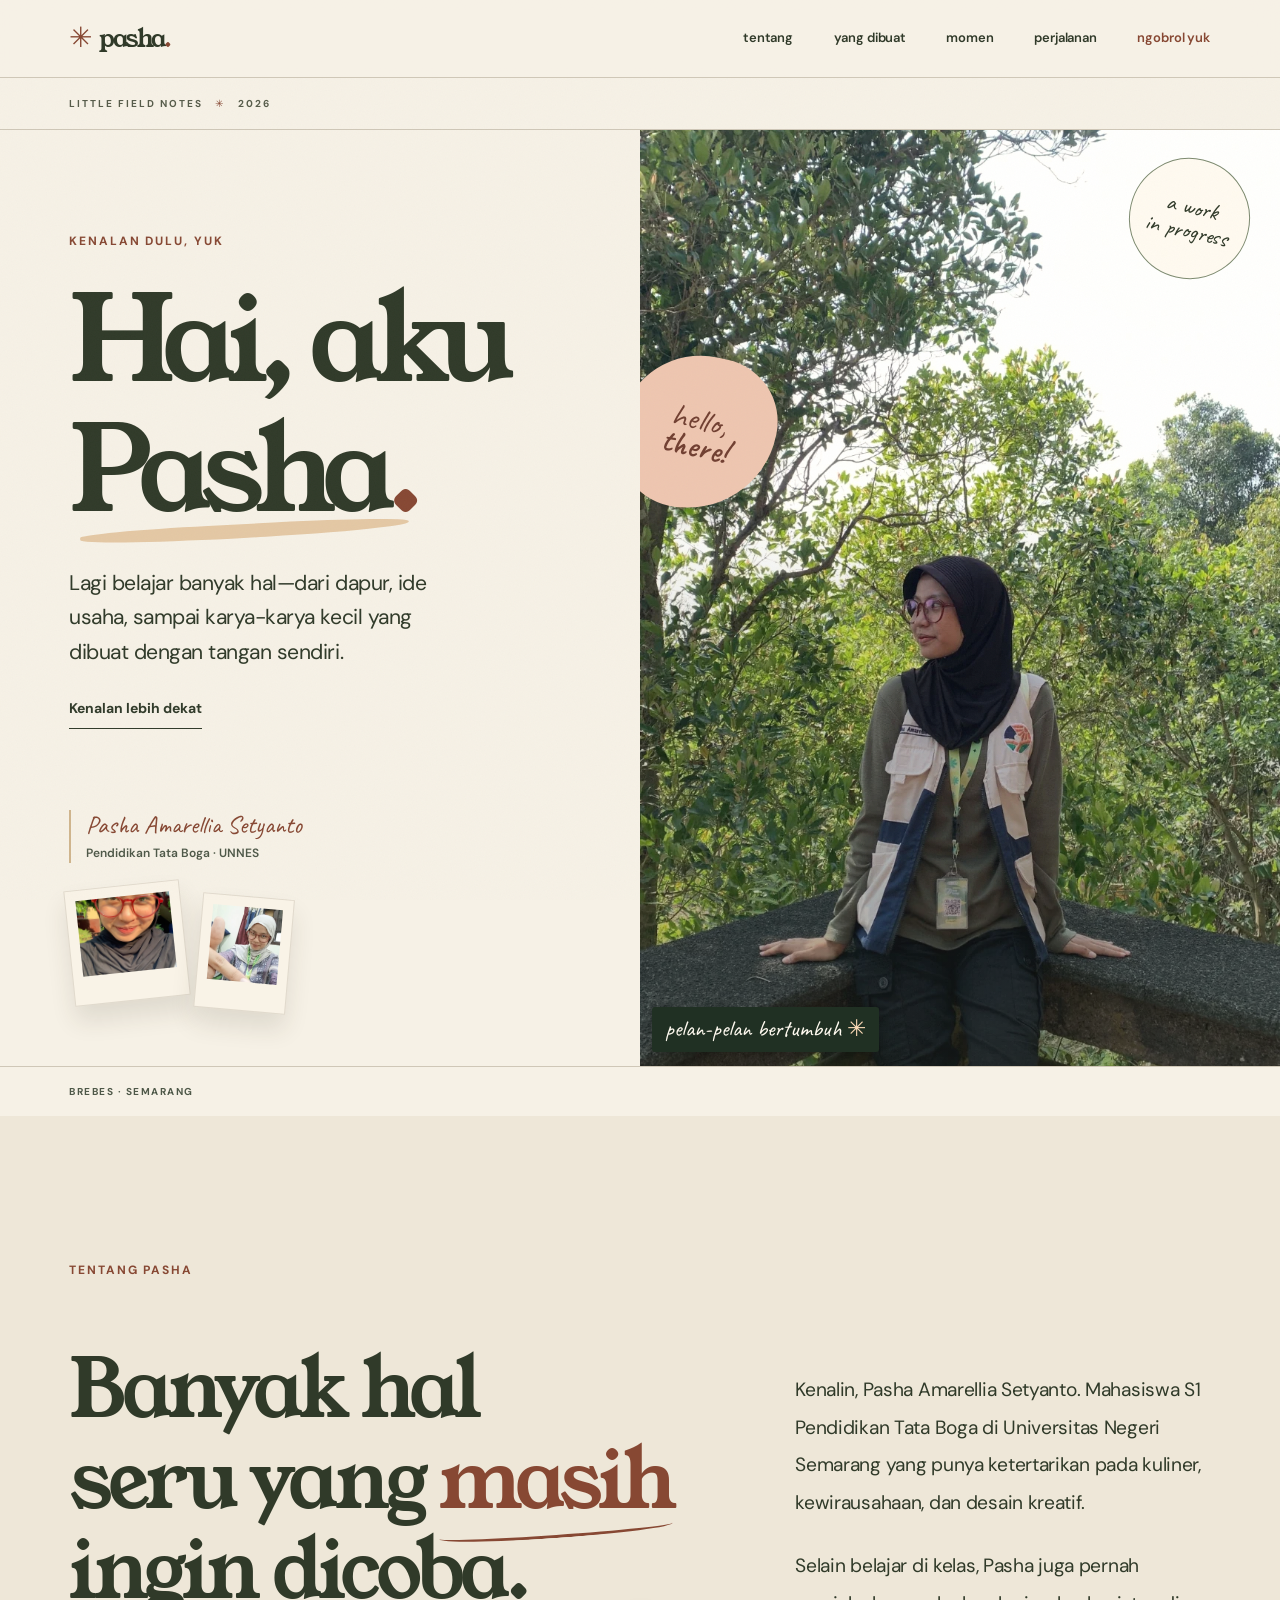
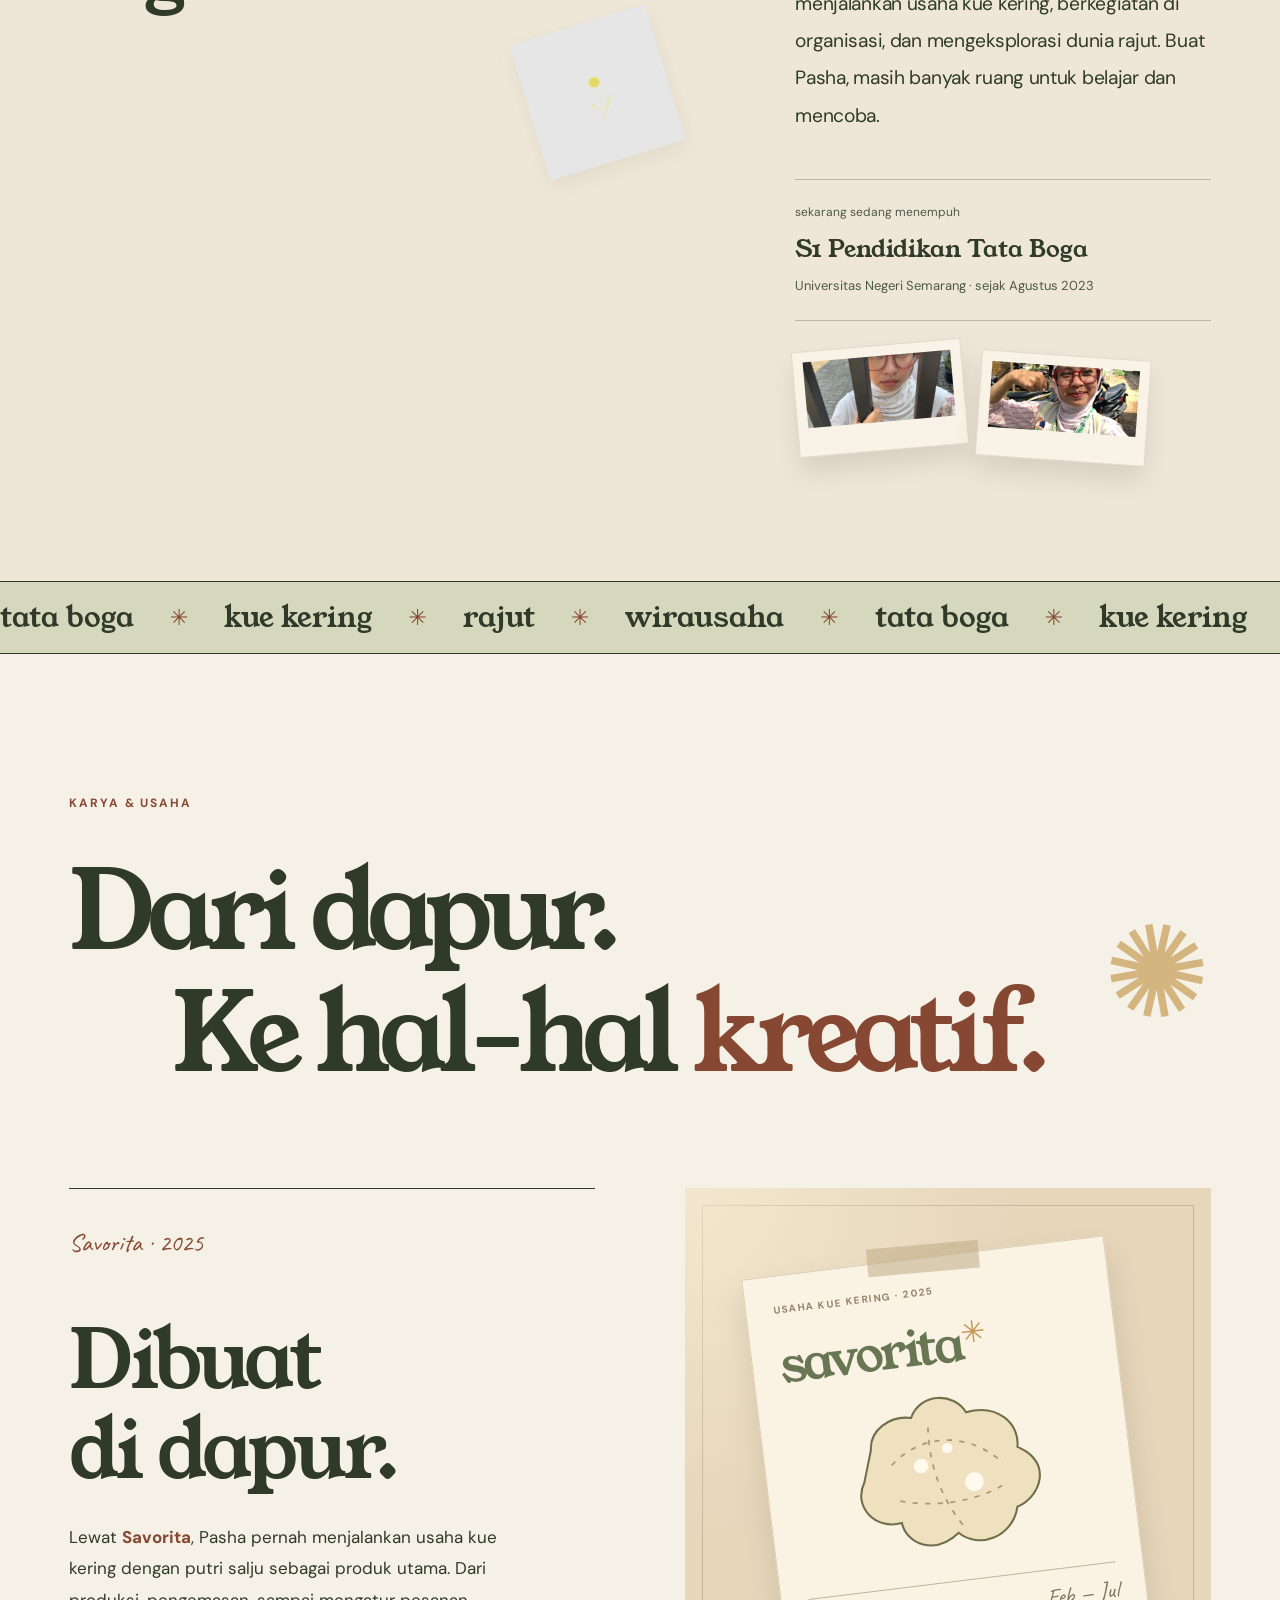
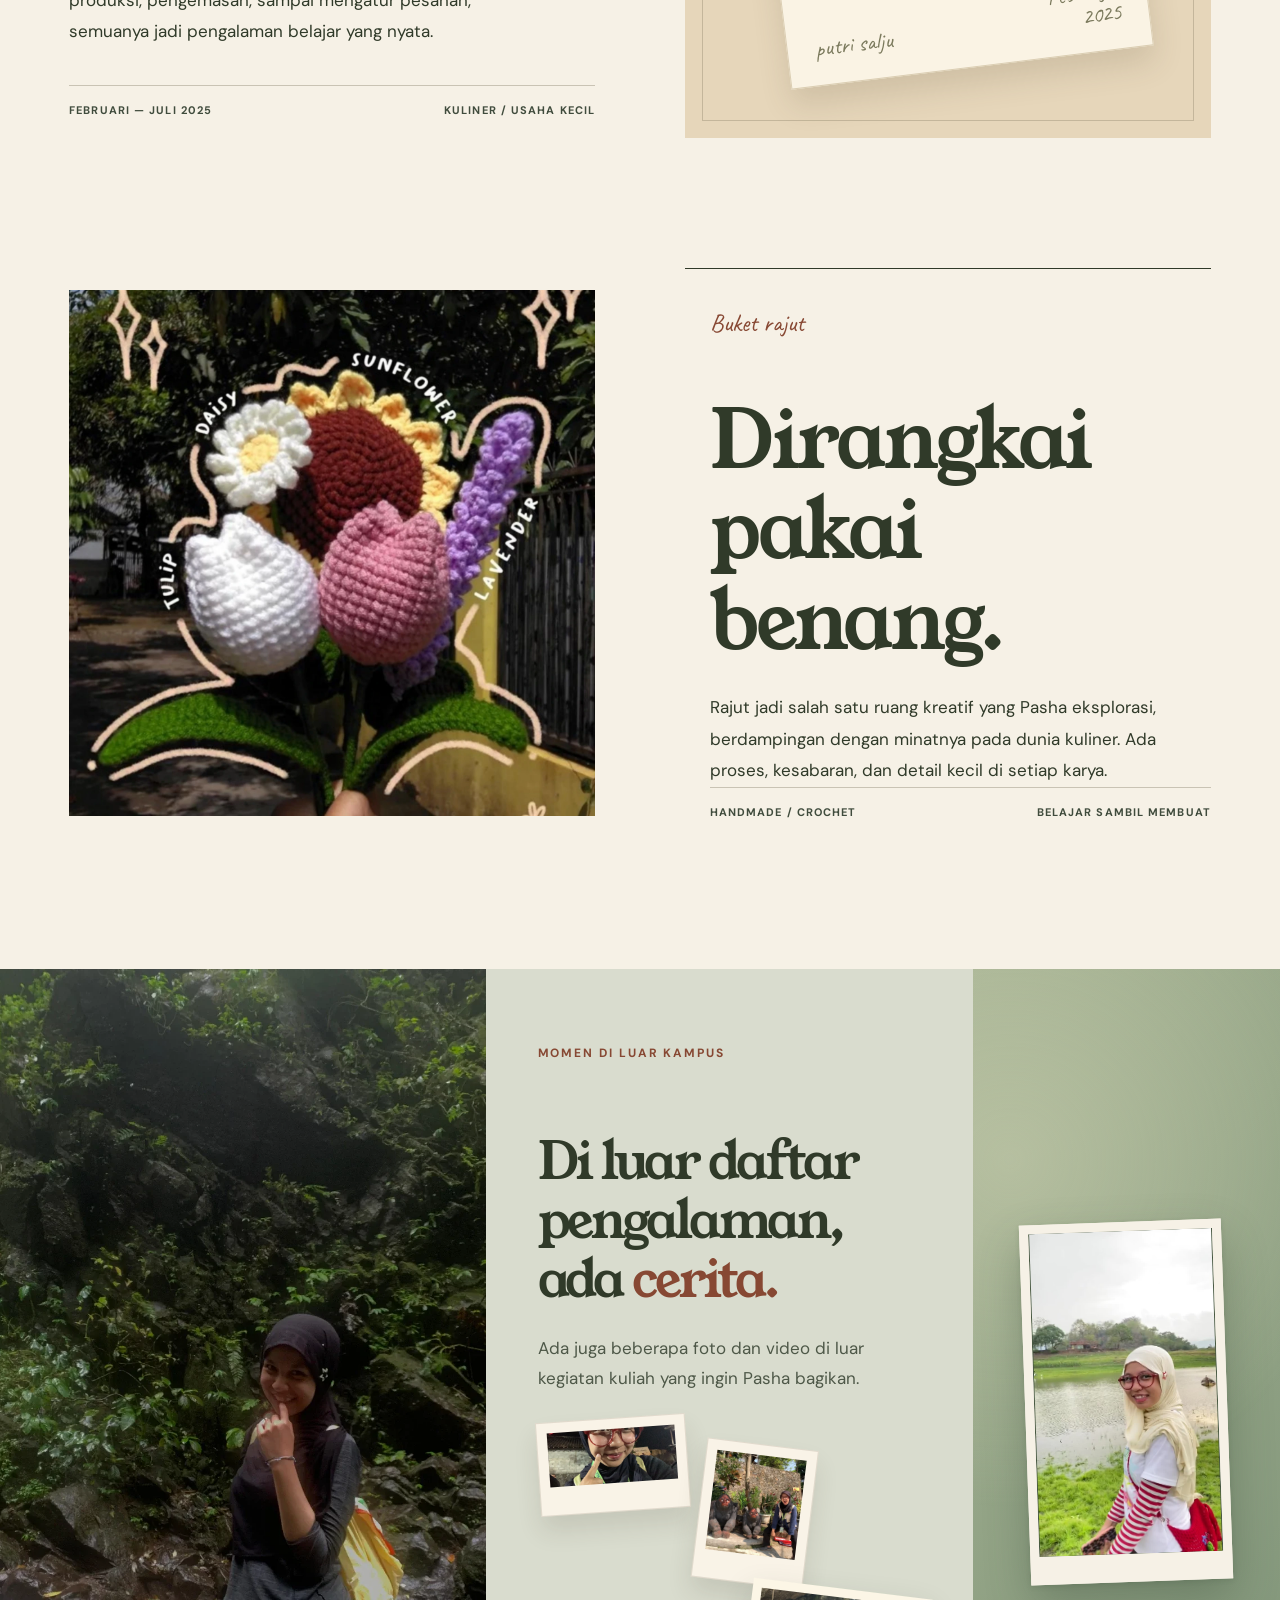
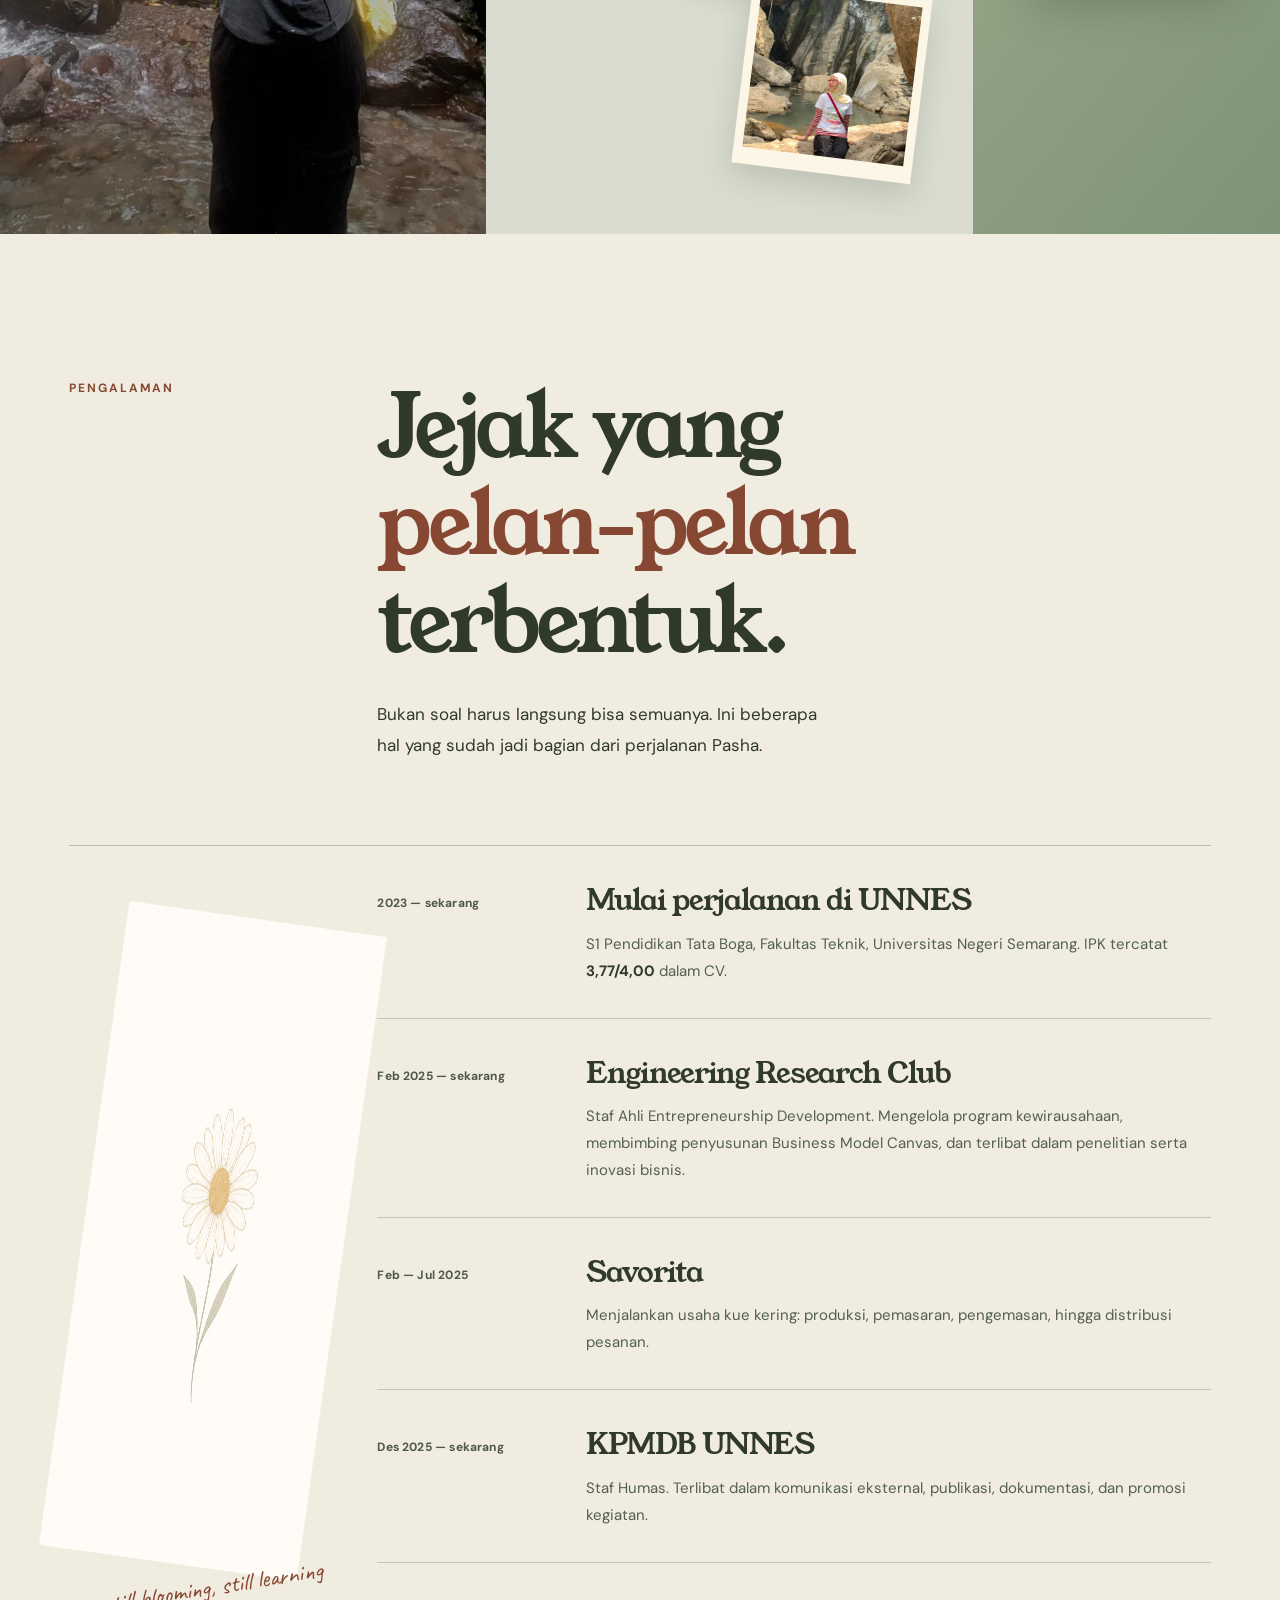
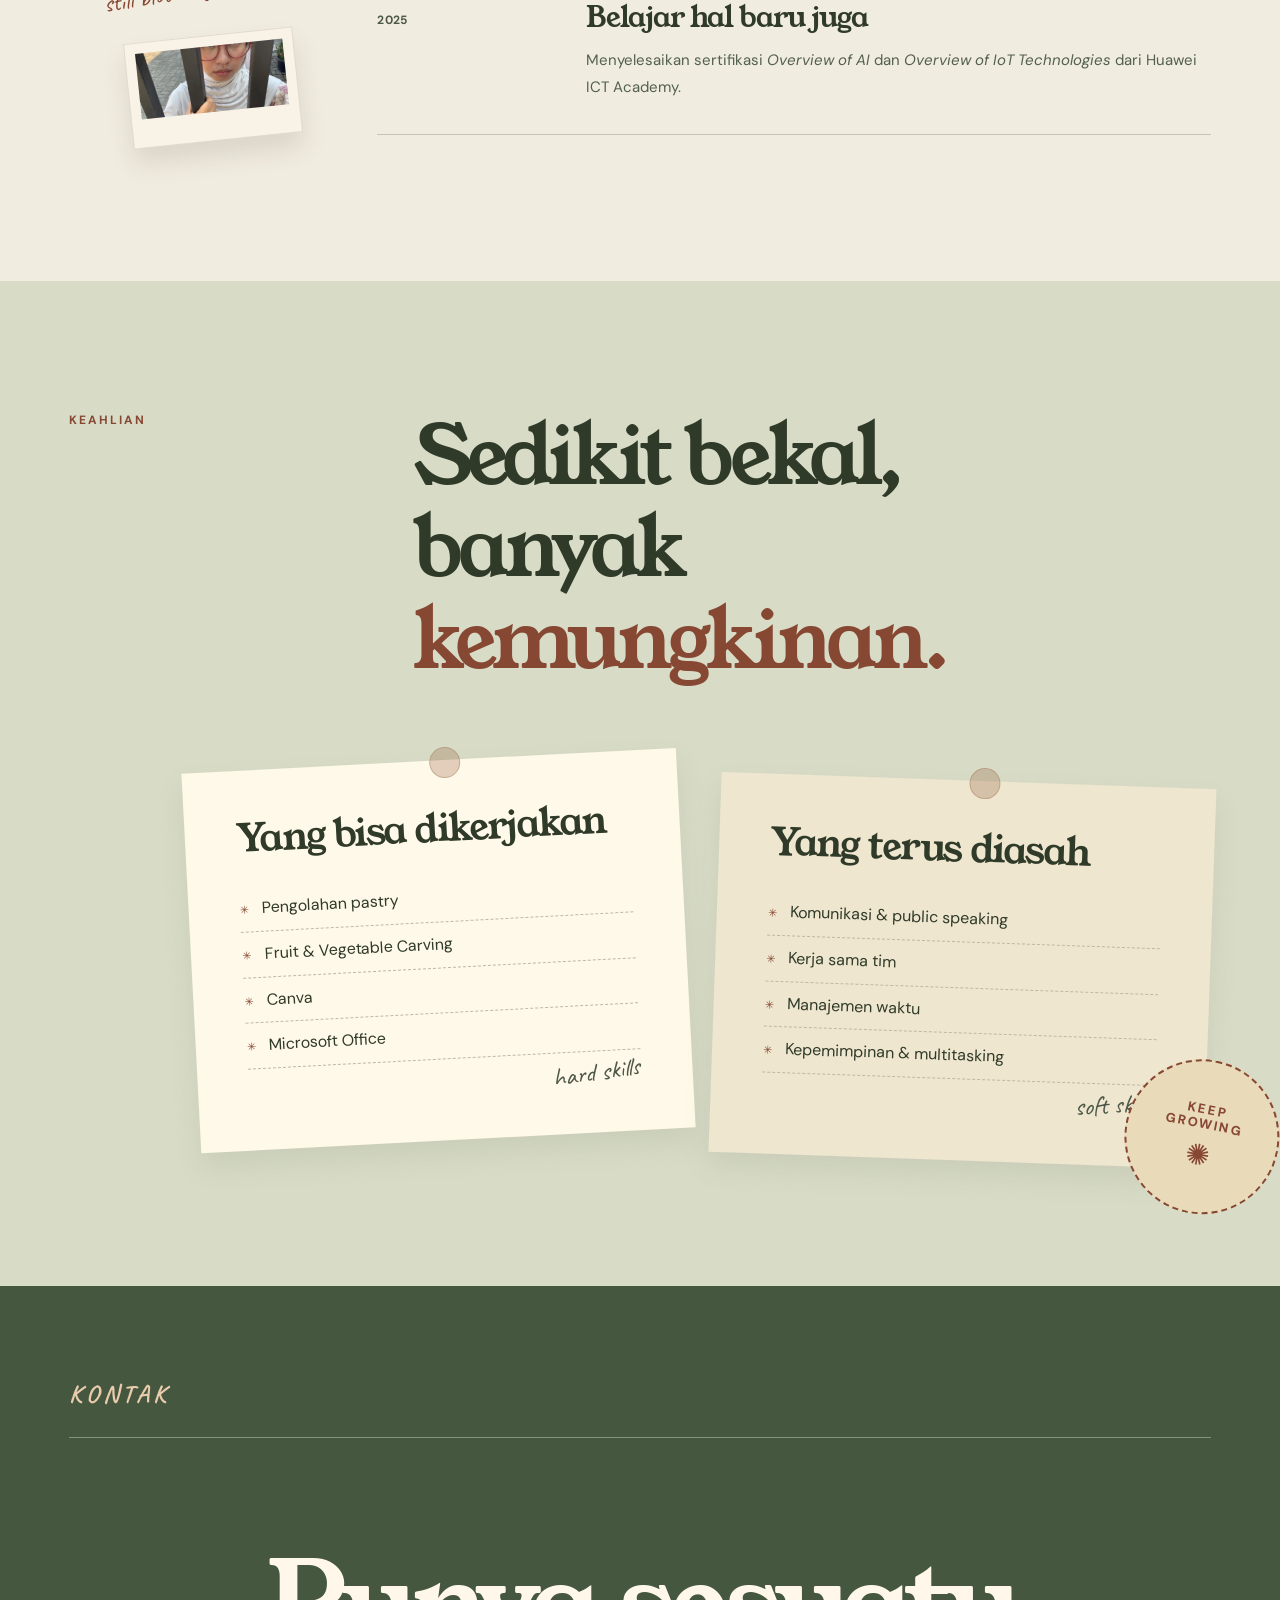
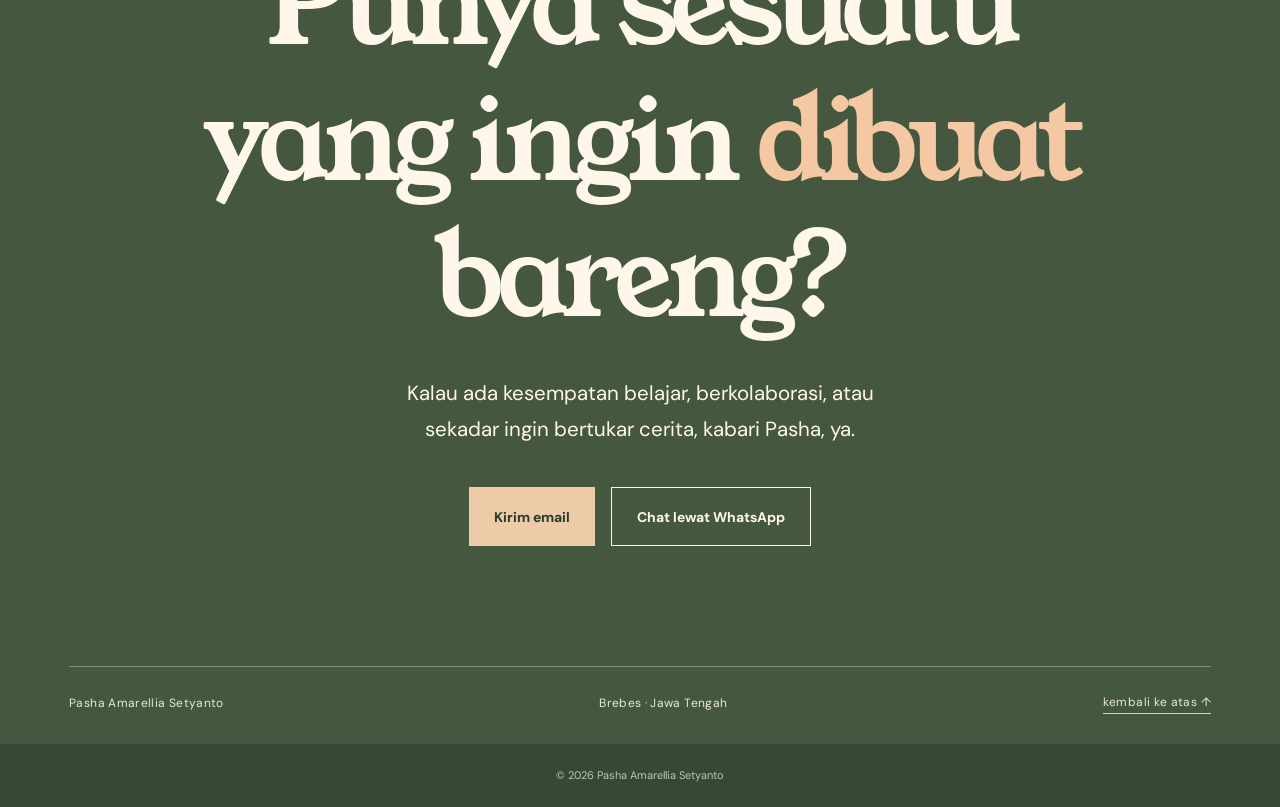
<file: index.html>
<!doctype html>
<html lang="id">
<head>
  <meta charset="utf-8">
  <meta name="viewport" content="width=device-width, initial-scale=1">
  <meta name="theme-color" content="#f6f1e6">
  <meta name="description" content="Pasha Amarellia Setyanto — mahasiswa Pendidikan Tata Boga UNNES, suka mencoba hal baru di dapur, kewirausahaan, dan dunia kreatif. Sebuah portofolio yang tumbuh pelan-pelan.">
  <meta property="og:title" content="Pasha Amarellia — A Little Field Notes">
  <meta property="og:description" content="Catatan kecil dari dapur, benang rajut, dan hal-hal yang terus dipelajari.">
  <meta property="og:image" content="assets/pasha-portrait.webp">
  <title>Pasha Amarellia — A Little Field Notes</title>
  <link rel="icon" href="assets/favicon.svg" type="image/svg+xml">
  <link rel="preconnect" href="https://fonts.googleapis.com">
  <link rel="preconnect" href="https://fonts.gstatic.com" crossorigin>
  <link href="https://fonts.googleapis.com/css2?family=DM+Sans:wght@400;500;600;700&family=Young+Serif&family=Caveat:wght@400;500;600&display=swap" rel="stylesheet">
  <link rel="stylesheet" href="styles.css">
  <script src="app.js" defer></script>
</head>
<body>
  <a class="skip-link" href="#main">Langsung ke isi</a>
  <div class="grain" aria-hidden="true"></div>
  <header class="site-header" id="site-header">
    <a class="wordmark" href="#beranda" aria-label="Pasha Amarellia — ke bagian awal"><span class="wordmark-flower" aria-hidden="true">✳</span> pasha<span class="wordmark-period">.</span></a>
    <nav id="main-navigation" aria-label="Navigasi utama" class="main-nav">
      <a href="#tentang">tentang</a><a href="#karya">yang dibuat</a><a href="#momen">momen</a><a href="#perjalanan">perjalanan</a><a href="#kontak">ngobrol yuk</a>
    </nav>
    <button class="menu-toggle" type="button" aria-label="Buka menu" aria-controls="main-navigation" aria-expanded="false"><span></span><span></span></button>
    <div class="reading-progress" aria-hidden="true"><span class="reading-progress__bar"></span></div>
  </header>

  <main id="main">
    <section class="hero" id="beranda" data-lazarus-section="beranda" aria-labelledby="hero-title">
      <div class="hero-masthead"><span>little field notes <i class="star" aria-hidden="true">✳</i> 2026</span></div>
      <div class="hero-grid">
        <div class="hero-copy">
          <p class="eyebrow" data-lazarus-critical="intro label">kenalan dulu, yuk</p>
          <h1 id="hero-title" data-lazarus-critical="nama Pasha">Hai, aku<br><span class="hero-name">Pasha<span class="hero-dot">.</span></span></h1>
          <p class="hero-lede" data-lazarus-critical="intro">Lagi belajar banyak hal—dari dapur, ide usaha, sampai karya-karya kecil yang dibuat dengan tangan sendiri.</p>
          <a class="text-arrow" href="#tentang">Kenalan lebih dekat</a>
          <div class="hero-personal"><span class="hero-signature">Pasha Amarellia Setyanto</span><span class="hero-subtitle">Pendidikan Tata Boga · UNNES</span></div>
          <div class="hero-memory-strip" aria-hidden="true">
            <figure class="album-card album-card-sun"><img src="assets/album-sun.webp" loading="lazy" width="760" height="760" alt=""></figure>
            <figure class="album-card album-card-thumb"><img src="assets/album-thumb.webp" loading="lazy" width="428" height="760" alt=""></figure>
          </div>
        </div>
        <div class="hero-visual">
          <div class="hero-paper-edge" aria-hidden="true"></div>
          <figure class="hero-photo-wrap" data-lazarus-decoration="hero photographic frame"><img class="hero-photo" src="assets/pasha-forest.webp" alt="Pasha berdiri di area hijau dengan tanaman di sekelilingnya" fetchpriority="high" width="864" height="1536"><figcaption>pelan-pelan bertumbuh <span aria-hidden="true">✳</span></figcaption></figure>
          <div class="photo-sticker" aria-hidden="true"><span>hello,</span><strong>there!</strong></div>
          <div class="hero-daisy" data-lazarus-decoration="hero daisy art"><img src="assets/daisy.webp" width="650" height="650" alt=""></div>
          <div class="hero-circle-note" aria-hidden="true">a work<br>in progress</div>
        </div>
      </div>
      <div class="hero-bottom-line"><span>Brebes · Semarang</span></div>
    </section>

    <section class="intro-section" id="tentang" data-lazarus-section="tentang" aria-labelledby="intro-title">
      <div class="section-margin"><span class="side-tag">Tentang Pasha</span></div>
      <div class="intro-layout">
        <div class="intro-lead">
          <h2 id="intro-title" data-lazarus-critical="about headline">Banyak hal<br>seru yang <em>masih</em><br>ingin dicoba.</h2>
          <div class="intro-doodle" aria-hidden="true"><img src="assets/daisy.webp" loading="lazy" width="650" height="650" alt=""></div>
        </div>
        <div class="intro-article" data-lazarus-critical="about description"><p>Kenalin, Pasha Amarellia Setyanto. Mahasiswa S1 Pendidikan Tata Boga di Universitas Negeri Semarang yang punya ketertarikan pada kuliner, kewirausahaan, dan desain kreatif.</p><p>Selain belajar di kelas, Pasha juga pernah menjalankan usaha kue kering, berkegiatan di organisasi, dan mengeksplorasi dunia rajut. Buat Pasha, masih banyak ruang untuk belajar dan mencoba.</p><div class="intro-aside"><span>sekarang sedang menempuh</span><strong>S1 Pendidikan Tata Boga</strong><small>Universitas Negeri Semarang · sejak Agustus 2023</small></div><div class="intro-mini-album" aria-hidden="true"><figure class="album-card album-card-bars"><img src="assets/album-bars.webp" loading="lazy" width="760" height="428" alt=""></figure><figure class="album-card album-card-flex"><img src="assets/album-flex.webp" loading="lazy" width="760" height="428" alt=""></figure></div></div>
      </div>
      <div class="ticker" aria-hidden="true"><div class="ticker-track"><span>tata boga</span><i>✳</i><span>kue kering</span><i>✳</i><span>rajut</span><i>✳</i><span>wirausaha</span><i>✳</i><span>tata boga</span><i>✳</i><span>kue kering</span><i>✳</i><span>rajut</span><i>✳</i><span>wirausaha</span><i>✳</i></div></div>
    </section>

    <section class="work-section" id="karya" data-lazarus-section="karya" aria-labelledby="work-heading">
      <div class="work-top"><span class="side-tag">Karya &amp; usaha</span></div>
      <div class="work-heading-grid"><h2 id="work-heading" data-lazarus-critical="work headline">Dari dapur.<br><span class="to-craft">Ke hal-hal <em>kreatif.</em></span></h2><span class="work-star" aria-hidden="true">✺</span></div>
      <div class="projects">
        <article class="project project-pastry">
          <div class="project-story"><span class="project-kicker">Savorita · 2025</span><h3>Dibuat<br>di dapur.</h3><p>Lewat <strong>Savorita</strong>, Pasha pernah menjalankan usaha kue kering dengan putri salju sebagai produk utama. Dari produksi, pengemasan, sampai mengatur pesanan, semuanya jadi pengalaman belajar yang nyata.</p><div class="project-meta"><span>Februari — Juli 2025</span><span>Kuliner / usaha kecil</span></div></div>
          <div class="pastry-art" role="img" aria-label="Ilustrasi editorial berupa sketsa kemasan kue dan catatan proses Savorita">
            <div class="paper-scrap"><span class="scrap-label">USAHA KUE KERING · 2025</span><strong>savorita<span>✳</span></strong><div class="scrap-sketch" aria-hidden="true"><svg viewBox="0 0 240 170"><path d="M48 47c1-19 22-31 42-26 11-23 44-20 53 1 31-5 50 17 45 39 32 18 17 50-7 57-8 29-42 36-59 18-25 19-51 5-53-16-26 4-45-21-31-43Z" fill="#efe1bf" stroke="#706f4b" stroke-width="2"/><path d="M66 64c27-24 73-28 107 11M70 99c37 11 77 9 105-6M105 32c-3 31 2 65 22 97" fill="none" stroke="#a59b78" stroke-width="1.7" stroke-dasharray="5 7"/><circle cx="94" cy="68" r="7" fill="#fff9ee"/><circle cx="143" cy="89" r="9" fill="#fff9ee"/><circle cx="121" cy="54" r="5" fill="#fff9ee"/></svg></div><div class="scrap-bottom"><span>putri salju</span><span>Feb — Jul<br>2025</span></div></div>
            
          </div>
        </article>

        <article class="project project-crochet">
          <div class="crochet-scene"><figure><img loading="lazy" src="assets/crochet-bouquet.webp" width="1536" height="1536" alt="Buket rajut bunga matahari, tulip, daisy, dan lavender"></figure></div>
          <div class="project-story crochet-story"><span class="project-kicker">Buket rajut</span><h3>Dirangkai<br>pakai benang.</h3><p>Rajut jadi salah satu ruang kreatif yang Pasha eksplorasi, berdampingan dengan minatnya pada dunia kuliner. Ada proses, kesabaran, dan detail kecil di setiap karya.</p><div class="project-meta"><span>Handmade / crochet</span><span>Belajar sambil membuat</span></div></div>
        </article>
      </div>
    </section>

    <section class="moments-section" id="momen" data-lazarus-section="momen" aria-labelledby="moments-title">
      <div class="moment-picture"><img loading="lazy" src="assets/pasha-river.webp" width="1152" height="1536" alt="Pasha duduk di batang pohon di antara bebatuan dan aliran air"></div>
      <div class="moment-note"><span class="side-tag">Momen di luar kampus</span><h2 id="moments-title" data-lazarus-critical="moments title">Di luar daftar<br>pengalaman,<br>ada <em>cerita.</em></h2><p>Ada juga beberapa foto dan video di luar kegiatan kuliah yang ingin Pasha bagikan.</p><div class="moment-mini-album" aria-hidden="true"><figure class="album-card album-card-night"><img src="assets/album-night.webp" loading="lazy" width="760" height="428" alt=""></figure><figure class="album-card album-card-gorilla"><img src="assets/album-gorilla.webp" loading="lazy" width="428" height="760" alt=""></figure></div><div class="moment-polaroid"><img loading="lazy" src="assets/pasha-nature.webp" width="864" height="1536" alt="Pasha duduk di dekat bebatuan dan sungai"></div></div>
      <div class="moment-video" data-lazarus-decoration="personal video framed at native-friendly dimensions"><img class="video-bloom" src="assets/daisy.webp" loading="lazy" width="650" height="650" alt="" aria-hidden="true"><div class="video-paper-frame"><video id="nature-video" autoplay muted loop playsinline preload="auto" poster="assets/field-notes-poster.jpg" aria-label="Cuplikan video Pasha berjalan di area hijau dekat air"><source src="assets/field-notes.mp4" type="video/mp4">Browser tidak mendukung video.</video></div></div>
    </section>

    <section class="journey-section" id="perjalanan" data-lazarus-section="perjalanan" aria-labelledby="journey-heading">
      <div class="journey-heading"><span class="side-tag">Pengalaman</span><div><h2 id="journey-heading" data-lazarus-critical="journey title">Jejak yang<br><em>pelan-pelan</em> terbentuk.</h2><p>Bukan soal harus langsung bisa semuanya. Ini beberapa hal yang sudah jadi bagian dari perjalanan Pasha.</p></div></div>
      <div class="journey-layout"><aside class="journey-aside"><div class="journey-flower"><img src="assets/daisy.webp" loading="lazy" alt="" width="650" height="650"></div><span class="hand-note">still blooming, still learning</span><div class="journey-postcards" aria-hidden="true"><figure class="album-card album-card-bars-vertical"><img src="assets/album-bars.webp" loading="lazy" width="760" height="428" alt=""></figure></div></aside><div class="journey-ledger">
        <article class="ledger-row"><span class="ledger-when">2023 — sekarang</span><div><h3>Mulai perjalanan di UNNES</h3><p>S1 Pendidikan Tata Boga, Fakultas Teknik, Universitas Negeri Semarang. IPK tercatat <strong>3,77/4,00</strong> dalam CV.</p></div></article>
        <article class="ledger-row"><span class="ledger-when">Feb 2025 — sekarang</span><div><h3>Engineering Research Club</h3><p>Staf Ahli Entrepreneurship Development. Mengelola program kewirausahaan, membimbing penyusunan Business Model Canvas, dan terlibat dalam penelitian serta inovasi bisnis.</p></div></article>
        <article class="ledger-row"><span class="ledger-when">Feb — Jul 2025</span><div><h3>Savorita</h3><p>Menjalankan usaha kue kering: produksi, pemasaran, pengemasan, hingga distribusi pesanan.</p></div></article>
        <article class="ledger-row"><span class="ledger-when">Des 2025 — sekarang</span><div><h3>KPMDB UNNES</h3><p>Staf Humas. Terlibat dalam komunikasi eksternal, publikasi, dokumentasi, dan promosi kegiatan.</p></div></article>
        <article class="ledger-row"><span class="ledger-when">2025</span><div><h3>Belajar hal baru juga</h3><p>Menyelesaikan sertifikasi <em>Overview of AI</em> dan <em>Overview of IoT Technologies</em> dari Huawei ICT Academy.</p></div></article>
      </div></div>
    </section>

    <section class="skills-section" id="kemampuan" data-lazarus-section="kemampuan" aria-labelledby="skills-title"><div class="skills-inner"><div class="skills-header"><span class="side-tag">Keahlian</span><h2 id="skills-title" data-lazarus-critical="skills title">Sedikit bekal,<br>banyak <em>kemungkinan.</em></h2></div><div class="skills-grid"><div class="skills-sheet skills-sheet-left"><span class="sheet-pin" aria-hidden="true"></span><h3>Yang bisa dikerjakan</h3><ul><li>Pengolahan pastry</li><li>Fruit &amp; Vegetable Carving</li><li>Canva</li><li>Microsoft Office</li></ul><span class="sheet-foot">hard skills</span></div><div class="skills-sheet skills-sheet-right"><span class="sheet-pin" aria-hidden="true"></span><h3>Yang terus diasah</h3><ul><li>Komunikasi &amp; public speaking</li><li>Kerja sama tim</li><li>Manajemen waktu</li><li>Kepemimpinan &amp; multitasking</li></ul><span class="sheet-foot">soft skills</span></div><div class="skills-stamp" aria-hidden="true"><span>KEEP</span><span>GROWING</span><i>✺</i></div></div></div></section>

    <section class="contact-section" id="kontak" data-lazarus-section="kontak" aria-labelledby="contact-title"><div class="contact-inner"><div class="contact-top"><span class="side-tag">Kontak</span></div><div class="contact-content"><h2 id="contact-title" data-lazarus-critical="contact title">Punya sesuatu<br>yang ingin <em>dibuat</em><br>bareng?</h2><p>Kalau ada kesempatan belajar, berkolaborasi, atau sekadar ingin bertukar cerita, kabari Pasha, ya.</p><div class="contact-actions"><a class="contact-primary" href="mailto:pashasetyanto@gmail.com?subject=Halo%20Pasha%2C%20yuk%20ngobrol">Kirim email</a><a class="contact-secondary" href="https://wa.me/6283878898223" target="_blank" rel="noopener noreferrer">Chat lewat WhatsApp</a></div></div><div class="contact-bottom"><span>Pasha Amarellia Setyanto</span><span>Brebes · Jawa Tengah</span><a href="#beranda">kembali ke atas ↑</a></div></div></section>
  </main>
  <footer class="site-footer"><span>© 2026 Pasha Amarellia Setyanto</span></footer>
</body>
</html>
</file>
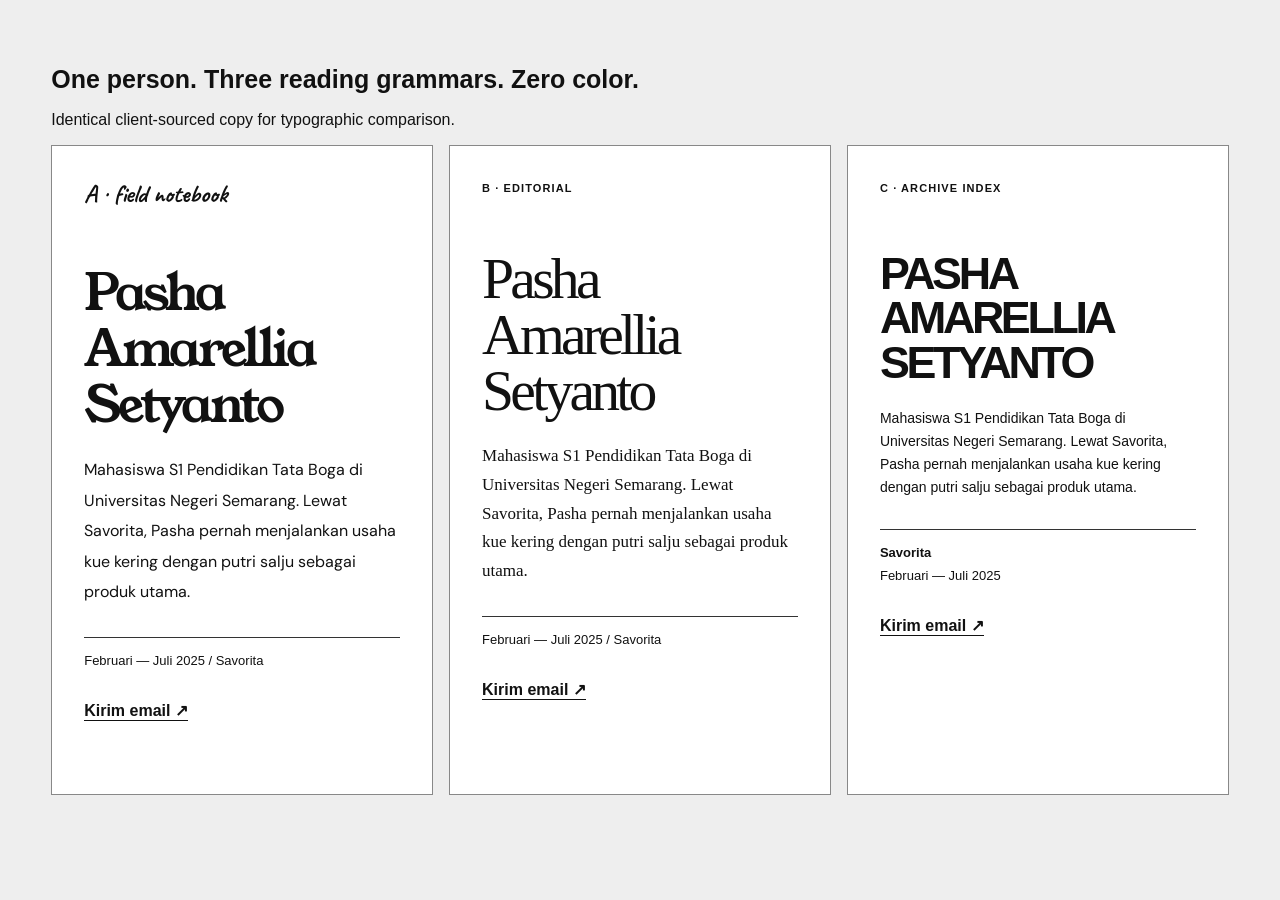
<file: type-specimens.html>
<!doctype html><html lang="id"><head><meta charset="utf-8"><meta name="viewport" content="width=device-width,initial-scale=1"><title>Pasha — three typography specimens</title><link href="https://fonts.googleapis.com/css2?family=DM+Sans:wght@400;600;700&family=Young+Serif&family=Caveat:wght@500&display=swap" rel="stylesheet"><style>*{box-sizing:border-box}body{margin:0;padding:48px 4vw;background:#eee;color:#111;font-family:Arial,sans-serif}h1{font-size:25px}main{display:grid;grid-template-columns:repeat(3,minmax(280px,1fr));gap:16px}.test{background:white;min-height:650px;padding:32px;border:1px solid #888}.tag{font:700 11px Arial;letter-spacing:.1em;text-transform:uppercase}.test h2{margin:55px 0 22px}.test p{line-height:1.65;max-width:42ch}.test aside{border-top:1px solid #333;margin-top:30px;padding-top:15px;font-size:13px}.test a{display:inline-block;margin-top:33px;border-bottom:1px solid;color:inherit;text-decoration:none;font-weight:bold}.a h2{font:400 clamp(48px,4vw,80px)/1.1 'Young Serif',Georgia,serif;letter-spacing:-.07em}.a p{font:400 16px/1.9 'DM Sans',Arial,sans-serif}.a .tag{font-family:'Caveat',cursive;font-size:25px;text-transform:none;letter-spacing:0}.b h2{font:400 clamp(54px,4.5vw,80px)/.98 Georgia,serif;letter-spacing:-.065em}.b p{font:17px/1.7 Georgia,serif}.c h2{font:800 clamp(40px,3.5vw,70px)/1 Arial,sans-serif;letter-spacing:-.075em;text-transform:uppercase}.c p{font:14px/1.65 Arial,sans-serif}.c aside{display:grid;gap:8px}@media(max-width:1000px){main{grid-template-columns:1fr}.test{min-height:auto}body{padding:24px}}</style></head><body><h1>One person. Three reading grammars. Zero color.</h1><p>Identical client-sourced copy for typographic comparison.</p><main>
<section class="test a"><span class="tag">A · field notebook</span><h2>Pasha<br>Amarellia<br>Setyanto</h2><p>Mahasiswa S1 Pendidikan Tata Boga di Universitas Negeri Semarang. Lewat Savorita, Pasha pernah menjalankan usaha kue kering dengan putri salju sebagai produk utama.</p><aside>Februari — Juli 2025 / Savorita</aside><a href="mailto:pashasetyanto@gmail.com">Kirim email ↗</a></section>
<section class="test b"><span class="tag">B · editorial</span><h2>Pasha<br>Amarellia<br>Setyanto</h2><p>Mahasiswa S1 Pendidikan Tata Boga di Universitas Negeri Semarang. Lewat Savorita, Pasha pernah menjalankan usaha kue kering dengan putri salju sebagai produk utama.</p><aside>Februari — Juli 2025 / Savorita</aside><a href="mailto:pashasetyanto@gmail.com">Kirim email ↗</a></section>
<section class="test c"><span class="tag">C · archive index</span><h2>Pasha<br>Amarellia<br>Setyanto</h2><p>Mahasiswa S1 Pendidikan Tata Boga di Universitas Negeri Semarang. Lewat Savorita, Pasha pernah menjalankan usaha kue kering dengan putri salju sebagai produk utama.</p><aside><strong>Savorita</strong>Februari — Juli 2025</aside><a href="mailto:pashasetyanto@gmail.com">Kirim email ↗</a></section>
</main></body></html>
</file>
<file: styles.css>
:root{--paper:#f6f1e6;--paper-2:#eee5d6;--paper-3:#e5dcc9;--ink:#303a29;--olive:#56664b;--light-olive:#879879;--rust:#a65f49;--blush:#eec6b0;--yellow:#e6c283;--line:#cfc7b7;--cream:#fffaf0;--body:'DM Sans',system-ui,sans-serif;--display:'Young Serif',Georgia,serif;--hand:'Caveat',cursive;--gutter:clamp(22px,5.4vw,94px)}
*{box-sizing:border-box}html{scroll-behavior:smooth;scroll-padding-top:85px}body{margin:0;background:var(--paper);color:var(--ink);font-family:var(--body);font-size:16px;line-height:1.7;-webkit-font-smoothing:antialiased}body,button,a{-webkit-tap-highlight-color:transparent}a{color:inherit;text-decoration:none}button{font:inherit;cursor:pointer}img,svg{max-width:100%}img{display:block}h1,h2,h3,p,figure{margin:0}h1,h2,h3{font-family:var(--display);font-weight:400;line-height:1.12;letter-spacing:-.04em}h2{font-size:clamp(42px,6.7vw,104px)}h3{font-size:clamp(38px,5.4vw,78px)}p{max-width:65ch}::selection{background:#d0b879;color:var(--ink)}:focus-visible{outline:3px solid #a65f49;outline-offset:5px}.skip-link{position:fixed;top:-120px;left:10px;z-index:999;background:#fff;color:#18251c;padding:12px 20px}.skip-link:focus{top:8px}.grain{position:fixed;z-index:50;inset:0;pointer-events:none;opacity:.10;background-image:url("data:image/svg+xml,%3Csvg viewBox='0 0 130 130' xmlns='http://www.w3.org/2000/svg'%3E%3Cfilter id='a'%3E%3CfeTurbulence type='fractalNoise' baseFrequency='.83' numOctaves='3' stitchTiles='stitch'/%3E%3C/filter%3E%3Cpath filter='url(%23a)' d='M0 0h130v130H0z' opacity='.3'/%3E%3C/svg%3E");background-size:135px 135px}.site-header{position:sticky;top:0;z-index:100;height:78px;display:flex;align-items:center;justify-content:space-between;gap:24px;padding:0 var(--gutter);background:rgba(246,241,230,.94);border-bottom:1px solid var(--line);backdrop-filter:blur(14px);transition:height .3s ease,box-shadow .3s ease}.site-header.scrolled{box-shadow:0 8px 28px rgba(36,42,32,.06);height:68px}.wordmark{font-family:var(--display);font-size:25px;line-height:1;letter-spacing:-.08em;white-space:nowrap;display:inline-flex;align-items:center;gap:8px}.wordmark-flower{color:var(--rust);font-family:var(--body);font-size:28px;line-height:.6;display:inline-block;transform-origin:center;transition:transform .6s ease}.wordmark:hover .wordmark-flower{transform:rotate(100deg)}.wordmark-period{color:var(--rust);margin-left:-8px}.main-nav{display:flex;gap:clamp(16px,3vw,43px);align-items:center;font-size:13px;font-weight:600;letter-spacing:-.01em}.main-nav a{position:relative;padding:9px 1px}.main-nav a::after{content:'';position:absolute;bottom:5px;left:0;right:100%;height:1px;background:currentColor;transition:right .3s ease}.main-nav a:hover::after{right:0}.main-nav a:last-child{color:var(--rust)}.menu-toggle{display:none}
.hero{min-height:calc(100svh - 78px);background:var(--paper);display:flex;flex-direction:column;position:relative;overflow:hidden}.hero-masthead{padding:17px var(--gutter);display:flex;justify-content:space-between;gap:20px;border-bottom:1px solid var(--line);font-size:10px;text-transform:uppercase;letter-spacing:.2em;font-weight:700;color:#757764}.star{font-style:normal;color:var(--rust);padding:0 8px}.hero-grid{display:grid;grid-template-columns:50% 50%;flex:1;min-height:680px}.hero-copy{padding:clamp(65px,8vw,115px) 3.2vw 65px var(--gutter);position:relative;display:flex;flex-direction:column;align-items:flex-start;justify-content:center;isolation:isolate}.eyebrow,.side-tag{font-size:12px;line-height:1.5;text-transform:uppercase;letter-spacing:.16em;font-weight:700;color:var(--rust)}.hero-copy h1{font-size:clamp(70px,9.3vw,175px);line-height:1.09;letter-spacing:-.075em;position:relative;margin:26px 0 30px;white-space:nowrap}.hero-name{position:relative;display:inline-block}.hero-name::after{content:'';position:absolute;left:3%;bottom:-2%;height:14px;width:95%;background:#ddb789;border-radius:44% 45% 61% 52%;transform:rotate(-3deg);z-index:-1;opacity:.7}.hero-dot{color:var(--rust)}.hero-lede{font-size:clamp(17px,1.65vw,24px);max-width:390px;line-height:1.63;letter-spacing:-.023em}.text-arrow{font-size:14px;font-weight:700;display:inline-flex;gap:24px;align-items:center;border-bottom:1.5px solid var(--ink);padding:0 0 7px;margin-top:28px;transition:gap .2s,color .2s}.text-arrow:hover{gap:36px;color:var(--rust)}.text-arrow span{font-size:19px}.hero-personal{display:flex;gap:3px;flex-direction:column;margin-top:clamp(60px,9vh,110px);padding-left:15px;border-left:2px solid #d0b58d}.hero-signature{font-family:var(--hand);font-size:25px;line-height:1.2;color:var(--rust)}.hero-subtitle{font-size:12px;color:var(--olive);font-weight:600}.hero-swoop{position:absolute;width:140px;bottom:18%;right:-20px;color:#af8268;z-index:4;transform:rotate(-18deg)}.hero-visual{background:#d7d6b6;position:relative;min-height:650px;isolation:isolate;display:grid;place-items:center;overflow:hidden}.hero-photo-wrap{position:absolute;inset:0;overflow:hidden}.hero-photo{width:100%;height:100%;object-fit:cover;object-position:center 37%;filter:saturate(.84) sepia(.05);transition:transform .9s cubic-bezier(.16,1,.3,1)}.hero-visual:hover .hero-photo{transform:scale(1.035)}.hero-photo-wrap::after{content:'';position:absolute;inset:40% 0 0;background:linear-gradient(transparent,rgba(39,45,32,.43))}.hero-photo-wrap figcaption{position:absolute;z-index:3;right:24px;bottom:25px;color:white;font-family:var(--hand);font-size:23px;transform:rotate(-3deg);text-shadow:0 2px 4px #182b2180;max-width:80%}.hero-photo-wrap figcaption span{color:#f3d190}.photo-sticker{position:absolute;z-index:3;left:-20px;top:24%;width:155px;height:155px;display:flex;align-items:center;justify-content:center;flex-direction:column;border-radius:54% 42% 60% 43%;background:var(--blush);transform:rotate(12deg);box-shadow:0 13px 20px rgba(35,44,27,.18);font-family:var(--hand);font-size:33px;line-height:.8;color:#713f31}.photo-sticker strong{font-weight:600}.hero-daisy{position:absolute;z-index:3;right:-78px;bottom:-85px;width:clamp(180px,23vw,360px);aspect-ratio:1;transform:rotate(-18deg);filter:contrast(1.1);opacity:.95}.hero-daisy img{width:100%;height:100%;object-fit:cover;border-radius:50%}.hero-circle-note{position:absolute;z-index:3;right:30px;top:28px;color:var(--ink);border:1.5px solid #7d8a6f;background:rgba(255,250,237,.84);border-radius:50%;width:121px;height:121px;display:flex;justify-content:center;align-items:center;flex-direction:column;text-align:center;font-family:var(--hand);font-size:23px;line-height:1.04;transform:rotate(13deg);text-shadow:none}.hero-circle-note span{color:var(--rust);font-family:var(--body);font-size:16px}.hero-bottom-line{border-top:1px solid var(--line);padding:16px var(--gutter);display:flex;justify-content:space-between;gap:15px;align-items:center;font-size:10px;letter-spacing:.15em;text-transform:uppercase;color:#666c5b;font-weight:700}.hero-bottom-line span:nth-child(2){font-family:var(--hand);text-transform:none;font-size:21px;letter-spacing:0;color:var(--rust);font-weight:400}
.intro-section{padding:145px var(--gutter) 0;background:#eee7d8;overflow:hidden}.section-margin{display:flex;justify-content:space-between;align-items:center;margin-bottom:66px}.hand-note{font-family:var(--hand);font-size:29px;color:var(--rust);transform:rotate(-5deg)}.intro-layout{display:grid;grid-template-columns:minmax(0,1.2fr) minmax(330px,.8fr);gap:clamp(45px,8vw,150px);align-items:start;padding-bottom:130px}.intro-lead{position:relative}.intro-lead h2{font-size:clamp(53px,6.3vw,110px);letter-spacing:-.055em}.intro-lead h2 em{font-style:normal;color:var(--rust);position:relative}.intro-lead h2 em:after{content:'';position:absolute;height:11px;bottom:0;left:0;right:0;border-bottom:3px solid var(--rust);border-radius:50%;transform:rotate(-4deg)}.intro-doodle{width:175px;margin:25px 0 0 17%;color:var(--rust);transform:rotate(-7deg)}.intro-article{padding-top:26px}.intro-article p{font-size:clamp(17px,1.5vw,21px);line-height:1.95;letter-spacing:-.015em;margin:0 0 26px}.intro-aside{margin-top:45px;border-top:1px solid #bdb8a5;border-bottom:1px solid #bdb8a5;padding:22px 0;display:flex;flex-direction:column;gap:6px}.intro-aside span,.intro-aside small{font-size:12px;color:#69705e}.intro-aside strong{font-family:var(--display);font-weight:400;font-size:24px}.intro-aside small{font-size:13px}.ticker{border-top:1.5px solid var(--ink);border-bottom:1.5px solid var(--ink);margin:0 calc(-1*var(--gutter));height:73px;background:#d6d8bd;overflow:hidden;display:flex;align-items:center}.ticker-track{display:flex;gap:36px;align-items:center;width:max-content;white-space:nowrap;animation:ticker 30s linear infinite}.ticker-track span{font-family:var(--display);font-size:29px}.ticker-track i{font-size:22px;color:var(--rust);font-style:normal}@keyframes ticker{to{transform:translateX(-50%)}}
.work-section{background:var(--paper);padding:140px var(--gutter) 130px}.work-top{display:flex;justify-content:space-between;align-items:center;gap:24px}.work-kicker{font-family:var(--hand);font-size:27px;color:var(--rust)}.work-heading-grid{display:flex;justify-content:space-between;gap:30px;align-items:center;margin:40px 0 92px}.work-heading-grid h2{font-size:clamp(58px,8.5vw,144px);letter-spacing:-.065em}.work-heading-grid h2 em{color:var(--rust);font-style:normal}.to-craft{padding-left:clamp(0px,8vw,145px)}.work-star{font-size:clamp(70px,10vw,170px);font-weight:300;line-height:1;color:#d4b580;transform:rotate(-10deg)}.projects{display:flex;flex-direction:column;gap:130px}.project{display:grid;grid-template-columns:1fr 1fr;gap:clamp(44px,7vw,120px);align-items:center}.project-story{align-self:stretch;min-height:470px;padding:33px 0 19px;border-top:1px solid var(--ink);display:flex;flex-direction:column}.project-kicker{font-family:var(--hand);font-size:25px;color:var(--rust);display:flex;justify-content:space-between}.project-story h3{font-size:clamp(50px,6.3vw,105px);margin-top:52px;line-height:1.12}.project-story p{margin-top:25px;font-size:clamp(17px,1.32vw,20px);line-height:1.86;max-width:470px}.project-story p strong{color:var(--rust)}.project-meta{margin-top:auto;display:flex;align-items:end;justify-content:space-between;gap:15px;border-top:1px solid #c9c3b4;padding-top:16px;font-size:11px;line-height:1.5;font-weight:700;text-transform:uppercase;letter-spacing:.1em;color:#7b806e}.pastry-art{min-height:550px;background:#e6d6ba;position:relative;display:grid;place-items:center;overflow:hidden;isolation:isolate}.pastry-art::before{content:'';position:absolute;inset:17px;border:1px solid rgba(94,86,63,.25)}.pastry-art::after{content:'';position:absolute;inset:0;background:radial-gradient(ellipse at top left,rgba(255,248,227,.5),transparent 45%)}.paper-scrap{position:relative;z-index:1;width:min(75%,365px);min-height:410px;background:#faf3e4;padding:25px 27px;transform:rotate(-7deg);box-shadow:0 16px 30px rgba(89,72,52,.16);border:1px solid #dbceb3;display:flex;flex-direction:column}.paper-scrap::before{content:'';width:112px;height:28px;position:absolute;top:-14px;left:50%;transform:translateX(-50%) rotate(2deg);background:rgba(187,166,128,.5)}.scrap-label{font-size:10px;font-weight:700;letter-spacing:.15em;color:#938368}.paper-scrap strong{font-family:var(--display);font-size:50px;color:#687653;font-weight:400;line-height:1.1;letter-spacing:-.065em;margin-top:20px}.paper-scrap strong span{color:#c59757;font-family:var(--body);font-size:30px;vertical-align:top}.scrap-sketch{flex:1;margin:18px auto 4px;width:100%;max-width:250px}.scrap-bottom{border-top:1px solid #beb49e;padding-top:15px;display:flex;justify-content:space-between;align-items:end;gap:15px;font-family:var(--hand);font-size:23px;line-height:1;color:#7a795c}.scrap-bottom span:last-child{text-align:right}.pastry-hand{position:absolute;z-index:3;bottom:22px;right:20px;font-family:var(--hand);font-size:30px;color:#815e47;transform:rotate(-10deg)}.project-crochet{grid-template-columns:1fr 1fr}.crochet-scene{height:650px;background:#d8d7aa;position:relative;overflow:hidden}.crochet-scene figure{width:100%;height:100%;position:relative}.crochet-scene img{width:100%;height:100%;object-fit:cover;object-position:center 42%}.crochet-scene figure::after{content:'';position:absolute;inset:65% 0 0;background:linear-gradient(transparent,rgba(22,31,13,.66))}.crochet-scene figcaption{position:absolute;z-index:2;bottom:22px;left:26px;right:26px;font-family:var(--hand);font-size:30px;line-height:1.1;color:#fff5e4;transform:rotate(-3deg)}.crochet-doodle{position:absolute;top:8px;right:-9px;width:135px;height:135px;color:#ffdfbd;z-index:3;transform:rotate(12deg)}.crochet-story{padding-left:25px}
.moments-section{background:#d9dcce;display:grid;grid-template-columns:38% 38% 24%;min-height:710px;overflow:hidden}.moment-picture{position:relative;min-height:700px}.moment-picture img{width:100%;height:100%;object-fit:cover;object-position:center 50%}.moment-note{padding:75px clamp(20px,4vw,75px) 60px;position:relative;display:flex;flex-direction:column}.moment-note h2{margin:70px 0 24px;font-size:clamp(42px,4.1vw,79px);letter-spacing:-.06em}.moment-note h2 em{font-style:normal;color:var(--rust)}.moment-note p{font-size:17px;max-width:360px;line-height:1.8}.moment-polaroid{width:180px;margin-top:auto;margin-left:auto;transform:rotate(7deg);background:#fcf6e6;padding:9px 9px 17px;box-shadow:0 12px 30px #3544382b}.moment-polaroid img{width:100%;height:160px;object-fit:cover;object-position:center 34%}.moment-polaroid span{display:block;text-align:center;margin-top:6px;font-family:var(--hand);font-size:18px;color:#836047}.moment-video{background:var(--olive);position:relative;overflow:hidden;min-height:700px}.moment-video video{height:100%;width:100%;object-fit:cover;object-position:center;filter:saturate(.85)}.moment-video:after{content:'';position:absolute;inset:40% 0 0;pointer-events:none;background:linear-gradient(transparent,#19271c52)}.video-toggle{position:absolute;z-index:3;bottom:32px;left:50%;transform:translateX(-50%);width:max-content;max-width:calc(100% - 18px);display:flex;gap:8px;align-items:center;padding:9px 14px 9px 9px;border:1px solid #fff7e899;border-radius:100px;background:#ede6d5e8;color:#2e3b2e;font-size:11px;line-height:1.2;font-weight:700;box-shadow:0 4px 17px #1b241b30}.video-toggle-icon{display:grid;place-items:center;background:#4d5d41;color:#fff;width:31px;height:31px;border-radius:50%;font-size:12px}
.journey-section{padding:145px var(--gutter) 140px;background:#f1ece0}.journey-heading{display:grid;grid-template-columns:27% 73%;border-bottom:1px solid #b9b9a9;padding-bottom:85px;gap:0}.journey-heading>div h2{font-size:clamp(48px,6.8vw,108px);max-width:950px;letter-spacing:-.055em}.journey-heading em{font-style:normal;color:var(--rust)}.journey-heading p{font-size:17px;line-height:1.8;max-width:440px;margin-top:28px}.journey-layout{display:grid;grid-template-columns:27% 73%}.journey-aside{padding:70px 20px 0 0;display:flex;flex-direction:column;align-items:center}.journey-flower{width:min(100%,260px);transform:rotate(8deg);mix-blend-mode:normal}.journey-flower img{width:100%}.journey-aside .hand-note{font-size:25px;text-align:center;transform:rotate(-9deg)}.journey-ledger{border-top:0}.ledger-row{display:grid;grid-template-columns:170px 1fr 26px;gap:clamp(14px,3vw,42px);padding:35px 0 33px;border-bottom:1px solid #c6c4b5}.ledger-when{font-size:12px;letter-spacing:.015em;color:var(--rust);font-weight:700;padding-top:12px}.ledger-row h3{font-size:clamp(22px,2.3vw,37px);letter-spacing:-.035em;line-height:1.3}.ledger-row p{font-size:15px;line-height:1.8;color:#52604c;margin-top:11px;max-width:690px}.ledger-row p strong{color:var(--ink)}.ledger-mark{font-size:20px;color:#a5ad92;align-self:start;padding-top:7px}
.skills-section{background:#d8dcc7;padding:130px var(--gutter) 150px;overflow:hidden}.skills-inner{max-width:1460px;margin:auto}.skills-header{display:grid;grid-template-columns:28% 1fr;gap:24px;align-items:start;margin-bottom:70px}.skills-header h2{font-size:clamp(48px,6.4vw,98px);letter-spacing:-.06em}.skills-header em{font-style:normal;color:#9e5c47}.skills-grid{display:grid;grid-template-columns:1fr 1fr;gap:30px;position:relative;max-width:1020px;margin-left:auto;transform:rotate(-1deg)}.skills-sheet{position:relative;padding:47px clamp(30px,4vw,58px) 25px;min-height:380px;box-shadow:0 14px 27px #68705520;display:flex;flex-direction:column}.skills-sheet-left{background:#fff9e9;transform:rotate(-2deg)}.skills-sheet-right{background:#eee6cf;transform:rotate(3deg) translateY(29px)}.skills-sheet h3{font-family:var(--display);font-size:clamp(26px,3vw,42px);margin-bottom:26px}.skills-sheet ul{list-style:none;padding:0;margin:0}.skills-sheet li{font-size:16px;padding:10px 0;border-bottom:1px dashed #bcb9a7;line-height:1.55}.skills-sheet li::before{content:'✳';font-size:11px;color:var(--rust);margin-right:13px}.sheet-pin{position:absolute;width:31px;height:31px;background:rgba(149,93,61,.27);border:1px solid #a9805e77;left:50%;top:-13px;border-radius:50%}.sheet-foot{margin-top:auto;text-align:right;color:#9b8068;font-family:var(--hand);font-size:26px;transform:rotate(-5deg)}.skills-stamp{position:absolute;right:-65px;bottom:-87px;width:155px;height:155px;border-radius:50%;border:2px dashed var(--rust);color:var(--rust);display:flex;align-items:center;justify-content:center;flex-direction:column;gap:0;transform:rotate(12deg);font-size:13px;line-height:1.2;font-weight:800;letter-spacing:.14em;background:#e9daba}.skills-stamp i{font-size:29px;font-style:normal;margin-top:6px}
.contact-section{background:#465740;color:#f7f1e6;padding:90px var(--gutter) 0;overflow:hidden}.contact-inner{max-width:1520px;margin:auto}.contact-top{display:flex;justify-content:space-between;align-items:center;border-bottom:1px solid #82937a;padding-bottom:23px;gap:20px}.contact-top .side-tag{color:#f0c98c}.contact-top>span:last-child{font-family:var(--hand);color:#e8ccac;font-size:25px}.contact-content{position:relative;padding:100px 0 120px;text-align:center;display:flex;flex-direction:column;align-items:center}.contact-content h2{font-size:clamp(57px,9vw,152px);line-height:1.18;letter-spacing:-.06em;position:relative;z-index:2}.contact-content h2 em{font-style:normal;color:#e9bc91}.contact-content p{position:relative;z-index:2;margin:30px auto 40px;max-width:530px;font-size:clamp(17px,1.6vw,22px);line-height:1.75;color:#ebeadc}.contact-actions{position:relative;z-index:2;display:flex;align-items:center;justify-content:center;gap:16px;flex-wrap:wrap}.contact-actions a{min-height:59px;display:inline-flex;align-items:center;justify-content:space-between;gap:32px;padding:17px 25px;line-height:1.3;font-weight:700;font-size:14px;transition:transform .2s,background .2s,color .2s}.contact-actions a:hover{transform:translateY(-3px)}.contact-primary{background:#edcaa8;color:#293b2a}.contact-secondary{border:1px solid #e6e9d5;color:#f2f1e4}.contact-secondary:hover{background:#edcaa8;color:#293b2a}.contact-flower{position:absolute;z-index:0;width:clamp(260px,37vw,580px);left:-13%;top:17%;transform:rotate(-27deg);opacity:.38;mix-blend-mode:normal;pointer-events:none}.contact-flower img{width:100%;border-radius:50%}.contact-bottom{border-top:1px solid #82937a;padding:25px 0 30px;display:flex;justify-content:space-between;align-items:center;gap:25px;font-size:12px;letter-spacing:.03em;color:#e8e9db}.contact-bottom a{border-bottom:1px solid #cbd9c2}.site-footer{background:#374934;padding:22px var(--gutter);display:flex;justify-content:space-between;gap:20px;color:#bacab2;font-size:11px}.site-footer span:last-child span{color:#e7c592}
@media(max-width:1200px){.hero-copy h1{font-size:clamp(68px,9.3vw,130px)}.hero-grid{min-height:610px}.hero-visual{min-height:610px}.photo-sticker{left:-35px;width:130px;height:130px;font-size:29px}.intro-layout{gap:60px}.work-heading-grid h2{font-size:clamp(55px,8vw,110px)}.moment-polaroid{width:155px}.moment-note{padding:55px 30px}.moment-note h2{margin-top:40px}.journey-heading{grid-template-columns:23% 77%}.journey-layout{grid-template-columns:23% 77%}.ledger-row{grid-template-columns:140px 1fr 20px}.skills-stamp{right:-25px;bottom:-110px}}
@media(max-width:900px){:root{--gutter:clamp(20px,5vw,45px)}.site-header{height:70px}.hero-grid{grid-template-columns:52% 48%;min-height:570px}.hero-copy{padding:45px 22px 40px var(--gutter)}.hero-copy h1{font-size:clamp(59px,9.3vw,86px);margin-bottom:20px}.hero-lede{font-size:17px}.hero-personal{margin-top:45px}.hero-visual{min-height:600px}.hero-daisy{width:220px;right:-65px;bottom:-65px}.hero-circle-note{width:95px;height:95px;right:15px;top:18px;font-size:18px}.hero-swoop{display:none}.intro-section{padding-top:95px}.intro-layout{grid-template-columns:1fr 1fr;gap:35px;padding-bottom:95px}.intro-lead h2{font-size:clamp(42px,6.1vw,68px)}.intro-article p{font-size:16px}.intro-aside strong{font-size:21px}.work-section{padding-top:100px}.project{gap:25px}.project-story{min-height:500px}.project-story h3{font-size:clamp(43px,6vw,70px)}.project-story p{font-size:16px}.pastry-art{min-height:500px}.crochet-scene{height:580px}.moments-section{grid-template-columns:47% 53%}.moment-picture{min-height:620px}.moment-note{min-height:620px;padding:65px 40px}.moment-note h2{font-size:clamp(47px,6vw,76px)}.moment-video{grid-column:1 / -1;min-height:450px;max-height:540px;display:flex;justify-content:center;background:#8b9b72}.moment-video video{width:100%;height:100%;object-fit:cover;object-position:center 38%}.video-toggle{bottom:25px}.journey-section{padding-top:110px}.skills-section{padding-top:110px}.skills-grid{max-width:820px}.skills-stamp{width:115px;height:115px;right:-10px;bottom:-100px;font-size:10px}}
@media(max-width:700px){:root{--gutter:22px}html{scroll-padding-top:67px}.site-header,.site-header.scrolled{height:64px}.wordmark{font-size:22px}.wordmark-flower{font-size:25px}.menu-toggle{display:flex;flex-direction:column;justify-content:center;gap:6px;border:0;background:transparent;width:44px;height:44px;align-items:center;z-index:3}.menu-toggle span{width:22px;height:2px;background:var(--ink);transition:transform .3s,opacity .3s}.site-header.menu-open .menu-toggle span:first-child{transform:translateY(4px) rotate(45deg)}.site-header.menu-open .menu-toggle span:last-child{transform:translateY(-4px) rotate(-45deg)}.main-nav{position:absolute;left:0;right:0;top:64px;padding:22px var(--gutter) 32px;background:var(--paper);border-bottom:1px solid var(--line);display:none;flex-direction:column;gap:0;align-items:stretch;box-shadow:0 19px 25px #1e281021}.site-header.menu-open .main-nav{display:flex}.main-nav a{font-size:18px;padding:13px 0;border-bottom:1px solid var(--line)}.main-nav a::after{display:none}.hero{min-height:0}.hero-masthead{padding:11px var(--gutter)}.hero-masthead span:last-child{display:none}.hero-grid{display:flex;flex-direction:column;min-height:unset}.hero-copy{min-height:520px;padding:50px var(--gutter) 45px;justify-content:start}.hero-copy h1{font-size:clamp(70px,16vw,120px);margin:30px 0 22px}.hero-lede{font-size:17px;max-width:460px}.hero-personal{margin-top:47px}.hero-visual{min-height:570px;height:125vw;max-height:720px}.hero-photo{object-position:center 36%}.photo-sticker{left:12px;top:13%;width:110px;height:110px;font-size:26px}.hero-daisy{width:200px;right:-54px;bottom:-52px}.hero-circle-note{right:15px;top:15px}.hero-bottom-line{font-size:9px;padding:14px var(--gutter)}.hero-bottom-line span:last-child{display:none}.hero-bottom-line span:nth-child(2){font-size:18px}.intro-section{padding:86px var(--gutter) 0}.section-margin{margin-bottom:45px}.hand-note{font-size:23px}.intro-layout{display:block;padding-bottom:80px}.intro-lead h2{font-size:clamp(49px,10vw,80px)}.intro-doodle{width:120px;margin:5px 0 -6px auto}.intro-article{padding:14px 0 0}.intro-article p{font-size:17px;line-height:1.8}.intro-aside{margin-top:35px}.ticker{height:65px}.ticker-track{gap:24px}.ticker-track span{font-size:23px}.work-section{padding:95px var(--gutter) 95px}.work-kicker{font-size:21px;text-align:right}.work-heading-grid{margin:32px 0 60px}.work-heading-grid h2{font-size:clamp(46px,10.4vw,74px)}.to-craft{padding-left:0}.work-star{font-size:55px}.projects{gap:90px}.project{display:flex;flex-direction:column;gap:30px}.project-story{min-height:0;width:100%;padding-top:15px}.project-story h3{margin-top:24px;font-size:clamp(50px,10.5vw,78px)}.project-story p{margin-top:20px;font-size:17px}.project-meta{margin-top:32px}.pastry-art{width:100%;min-height:510px}.project-crochet{flex-direction:column}.crochet-scene{width:100%;height:620px;order:0}.crochet-story{padding-left:0;order:1}.moments-section{display:flex;flex-direction:column}.moment-picture{height:580px;min-height:580px}.moment-picture img{object-position:center 48%}.moment-note{min-height:510px;padding:65px var(--gutter) 40px}.moment-note h2{margin:33px 0 22px;font-size:clamp(48px,10vw,75px)}.moment-note p{max-width:410px}.moment-polaroid{position:absolute;right:28px;bottom:15px;width:120px;margin:0;transform:rotate(9deg)}.moment-polaroid img{height:105px}.moment-polaroid span{font-size:13px}.moment-video{min-height:550px;height:550px;display:block;max-height:none}.moment-video video{object-fit:cover;object-position:center 35%}.journey-section{padding:90px var(--gutter) 110px}.journey-heading{display:block;padding-bottom:54px}.journey-heading>div{margin-top:35px}.journey-heading>div h2{font-size:clamp(48px,10vw,78px)}.journey-heading p{margin-top:25px;font-size:16px}.journey-layout{display:flex;flex-direction:column}.journey-aside{display:none}.ledger-row{grid-template-columns:105px 1fr;gap:15px;padding:28px 0}.ledger-when{font-size:11px;padding-top:5px}.ledger-row h3{font-size:clamp(21px,5vw,30px)}.ledger-row p{font-size:14px}.ledger-mark{display:none}.skills-section{padding:90px var(--gutter) 145px}.skills-header{display:block;margin-bottom:42px}.skills-header h2{font-size:clamp(48px,9.2vw,80px);margin-top:24px}.skills-grid{display:flex;flex-direction:column;gap:25px;max-width:430px;margin:auto;transform:none}.skills-sheet{min-height:315px;padding:42px 31px 22px}.skills-sheet-left{transform:rotate(-2deg)}.skills-sheet-right{transform:rotate(2deg) translateX(5px)}.skills-stamp{right:-14px;bottom:-118px;width:112px;height:112px}.contact-section{padding:66px var(--gutter) 0}.contact-top>span:last-child{font-size:20px}.contact-content{padding:100px 0 110px}.contact-content h2{font-size:clamp(51px,11.4vw,85px)}.contact-content p{font-size:17px}.contact-flower{width:330px;left:-40%;top:8%}.contact-bottom{flex-wrap:wrap;font-size:11px}.contact-bottom span:nth-child(2){display:none}.site-footer{flex-wrap:wrap;font-size:10px}.site-footer span:nth-child(2){order:3;width:100%}}
@media(max-width:390px){:root{--gutter:18px}.hero-copy{min-height:505px}.hero-copy h1{font-size:clamp(61px,16vw,79px)}.hero-lede{font-size:16px}.hero-visual{min-height:480px}.hero-bottom-line span:nth-child(2){font-size:16px}.work-heading-grid h2{font-size:clamp(43px,10.4vw,53px)}.work-star{font-size:40px}.pastry-art{min-height:465px}.paper-scrap{min-height:360px;width:82%;padding:25px}.paper-scrap strong{font-size:42px}.crochet-scene{height:540px}.moment-note{min-height:485px}.moment-note h2{font-size:46px}.moment-polaroid{width:104px}.contact-content h2{font-size:clamp(43px,11.2vw,60px)}.contact-actions{flex-direction:column;width:100%;align-items:stretch}.contact-actions a{width:100%}.ledger-row{grid-template-columns:1fr;gap:7px;padding:24px 0}.ledger-when{padding-top:0}}
@media(max-height:520px) and (min-width:701px){.hero-grid{min-height:560px}.hero-visual{min-height:560px}.hero-copy{padding-top:35px;padding-bottom:35px}.hero-copy h1{margin:16px 0;font-size:clamp(58px,8.2vw,99px)}.hero-personal{margin-top:30px}}
@media(prefers-reduced-motion:reduce){html{scroll-behavior:auto}.ticker-track{animation:none;transform:none}*,*::before,*::after{transition-duration:.01ms!important;animation-duration:.01ms!important;scroll-behavior:auto!important}.hero-photo{transform:none!important}}
@supports not (backdrop-filter:blur(1px)){.site-header{background:var(--paper)}}

/* The uploaded crochet poster already contains its own headline and labels. Avoid double typesetting over them. */
.crochet-scene figcaption{position:absolute;width:1px;height:1px;padding:0;margin:-1px;overflow:hidden;clip-path:inset(50%);white-space:nowrap;border:0}
@media(max-width:700px){.crochet-scene{height:auto;aspect-ratio:9/16}.crochet-scene img{object-fit:contain}}

/* 2026-11 / Lazarus zero-noise and floral craft refinement.
   Graphic motifs echo Pasha's actual crochet bouquet; no ornamental SVG pointers. */
.intro-doodle{width:clamp(96px,11vw,165px);margin:6px 4% -8px auto;transform:rotate(-17deg);pointer-events:none;filter:drop-shadow(0 7px 9px rgba(90,82,57,.08))}
.intro-doodle img,.crochet-doodle img{display:block;width:100%;height:auto}
.crochet-doodle{width:clamp(94px,10vw,135px);height:auto;right:8px;top:-21px;transform:rotate(18deg);pointer-events:none;filter:drop-shadow(0 3px 10px #261e161a)}
.hero-bottom-line{justify-content:flex-start}
.ledger-row{grid-template-columns:170px minmax(0,1fr)}
.site-footer{justify-content:center;text-align:center}
/* Keep the source video near its native 480px width instead of enlarging it to fill a tall panel. */
.moment-video{display:flex;align-items:center;justify-content:center;min-height:700px;padding:44px 24px;background:#9ca98a;isolation:isolate;overflow:hidden}
.moment-video::before{content:"";position:absolute;inset:0;background:radial-gradient(circle at 12% 22%,#e6e5c655,transparent 48%),linear-gradient(130deg,#a5b292,#7e9378);z-index:-1}
.moment-video::after{display:none}
.video-paper-frame{position:relative;z-index:2;display:block;width:min(78%,300px);aspect-ratio:480 / 854;background:#f6f1e6;border:9px solid #f6f1e6;border-bottom-width:28px;box-shadow:0 20px 45px #34443255,0 2px 5px #34443224;transform:rotate(-2deg);overflow:hidden}
.moment-video video{display:block;width:100%;height:100%;aspect-ratio:480 / 854;object-fit:contain;object-position:center;filter:none;background:#465740}
.video-bloom{position:absolute;z-index:1;width:clamp(108px,12vw,158px);height:auto;top:11%;right:-7%;transform:rotate(16deg);pointer-events:none;filter:drop-shadow(0 5px 7px #485c4230)}
.video-toggle{bottom:calc(50% - 244px);z-index:4;padding:7px 13px 7px 7px;font-size:11px;box-shadow:0 5px 16px #1b241b42}
@media(max-width:900px){
 .moment-video{min-height:570px;max-height:none;padding:36px 18px}
 .video-paper-frame{width:min(55%,285px)}
 .video-toggle{bottom:calc(50% - 241px)}
 .video-bloom{right:calc(50% - 200px);width:124px;top:12%}
 .ledger-row{grid-template-columns:140px minmax(0,1fr)}
}
@media(max-width:700px){
 .intro-doodle{width:116px;margin:0 0 -5px auto}
 .moment-video{height:565px;min-height:565px;padding:38px 18px}
 .video-paper-frame{width:min(68%,270px)}
 .video-toggle{bottom:44px}
 .video-bloom{width:112px;right:8%;top:8%}
 .crochet-doodle{width:109px;right:5px;top:-15px}
 .ledger-row{grid-template-columns:105px minmax(0,1fr)}
}
@media(max-width:390px){
 .moment-video{height:530px;min-height:530px}
 .video-paper-frame{width:min(69%,251px)}
 .video-bloom{width:105px;right:4%;top:10%}
 .video-toggle{bottom:39px}
 .ledger-row{grid-template-columns:1fr}
}
@media(prefers-reduced-motion:reduce){.video-paper-frame,.video-bloom,.crochet-doodle,.intro-doodle{animation:none;transition:none}}

/* Let the small field-note snapshot sit after the reading text, never on top of it. */
@media(max-width:700px){.moment-polaroid{position:relative;right:auto;bottom:auto;margin:26px 6px 2px auto;transform:rotate(7deg)}.moment-note{min-height:0;padding-bottom:46px}}
.intro-doodle img,.crochet-doodle img{filter:sepia(.18) saturate(1.45) contrast(1.55) brightness(.9)}

/* 2026-11-17 / Pasha personal album refinement */
.album-card{background:#f9f3e7;border:1px solid rgba(87,78,57,.15);box-shadow:0 15px 24px rgba(58,49,31,.12);padding:10px 10px 28px;display:block}.album-card img{display:block;width:100%;height:100%;object-fit:cover;background:#d7d9cd}.hero-memory-strip{display:flex;gap:14px;align-items:flex-end;margin-top:22px}.hero-memory-strip .album-card{width:116px;aspect-ratio:1/1}.hero-memory-strip .album-card-thumb{width:92px;aspect-ratio:4/5;transform:rotate(5deg) translateY(10px)}.hero-memory-strip .album-card-sun{transform:rotate(-6deg)}.intro-mini-album,.moment-mini-album,.journey-postcards{display:flex;gap:14px;align-items:flex-start}.intro-mini-album{margin-top:24px}.intro-mini-album .album-card{width:170px;aspect-ratio:16/10}.intro-mini-album .album-card-bars{transform:rotate(-5deg)}.intro-mini-album .album-card-flex{transform:rotate(4deg) translateY(10px)}.moment-mini-album{margin:24px 0 30px;flex-wrap:wrap}.moment-mini-album .album-card-night{width:150px;aspect-ratio:16/10;transform:rotate(-4deg)}.moment-mini-album .album-card-gorilla{width:112px;aspect-ratio:4/5;transform:rotate(7deg) translateY(26px)}.journey-postcards{margin-top:26px;justify-content:center}.journey-postcards .album-card{width:min(100%,170px);aspect-ratio:16/10;transform:rotate(-6deg)}
.moment-video .video-bloom{filter:drop-shadow(0 8px 16px rgba(72,92,66,.18)) saturate(.95)}
.video-toggle{display:none!important}
@media (max-width: 1100px){.hero-memory-strip .album-card{width:98px}.hero-memory-strip .album-card-thumb{width:82px}.intro-mini-album .album-card{width:150px}.moment-mini-album .album-card-night{width:132px}.moment-mini-album .album-card-gorilla{width:104px}}
@media (max-width: 900px){.hero-memory-strip{margin-top:18px}.intro-mini-album{justify-content:flex-start}.journey-postcards{justify-content:flex-start}.journey-postcards .album-card{width:148px}}
@media (max-width: 700px){.hero-memory-strip{gap:10px}.hero-memory-strip .album-card{width:88px;padding:8px 8px 21px}.hero-memory-strip .album-card-thumb{width:72px}.intro-mini-album,.moment-mini-album,.journey-postcards{gap:10px}.intro-mini-album .album-card{width:128px;padding:8px 8px 21px}.moment-mini-album{margin:18px 0 22px}.moment-mini-album .album-card-night{width:122px;padding:8px 8px 21px}.moment-mini-album .album-card-gorilla{width:92px;padding:8px 8px 21px;transform:rotate(5deg) translateY(14px)}.journey-postcards .album-card{width:124px;padding:8px 8px 21px;transform:rotate(-4deg)}.video-paper-frame{transform:rotate(-1deg)}}
@media (max-width: 390px){.hero-memory-strip .album-card{width:80px}.hero-memory-strip .album-card-thumb{width:66px}.intro-mini-album{flex-wrap:wrap}.intro-mini-album .album-card{width:118px}.moment-mini-album .album-card-night{width:114px}.moment-mini-album .album-card-gorilla{width:86px}.journey-postcards .album-card{width:112px}}

/* FINAL CRAFT PASS / Photograph, readability and calm scroll behavior.
   Bouquet artwork is a square photographic print; preserve its full composition. */
:root{--rust:#874833}
.crochet-scene,.project-crochet .crochet-scene{height:auto;min-height:0;aspect-ratio:1/1;background:#d8d7aa;isolation:isolate}
.crochet-scene figure{position:relative;width:100%;height:100%;aspect-ratio:1/1}
.crochet-scene img,.project-crochet .crochet-scene img{display:block;width:100%;height:100%;object-fit:cover;object-position:center center;aspect-ratio:1/1}
.crochet-scene figure::after{display:none}
.crochet-doodle{display:none}
/* Text-first color correction. Small labels require normal-text contrast. */
.hero-masthead{color:#565b49}
.hero-bottom-line,.project-meta,.ledger-when,.intro-aside span,.intro-aside small{color:#4e5848}
.sheet-foot,.hero-subtitle,.moment-note p{color:#4e5848}
.skills-header em{color:var(--rust)}
.moment-note .side-tag,.work-section .side-tag,.skills-section .side-tag{color:var(--rust)}
.hero-photo-wrap figcaption{color:#fff9ed;background:rgba(27,39,28,.9);padding:7px 13px 8px;border-radius:3px;text-shadow:none;transform:none;right:20px;bottom:23px;max-width:min(76%,280px);line-height:1.3}
.hero-photo-wrap figcaption span{color:#f9d8b5}
/* Scroll reading progress has a function: orientation in a long portfolio. */
.site-header{isolation:isolate}
.reading-progress{position:absolute;bottom:0;left:0;right:0;height:3px;overflow:hidden;pointer-events:none}
.reading-progress__bar{display:block;height:100%;width:100%;background:var(--rust);transform:scaleX(0);transform-origin:left center;will-change:transform}
.main-nav a[aria-current="location"]{color:var(--ink)}
.main-nav a[aria-current="location"]::after{right:0;background:var(--rust);height:2px}
/* Add a tactile settling gesture to actual photographic prints, not every block of text. */
@media(prefers-reduced-motion:no-preference){
 .scroll-enhanced .album-card,.scroll-enhanced .paper-scrap{translate:0 15px;opacity:.93;transition:translate .8s cubic-bezier(.16,1,.3,1),opacity .8s ease}
 .scroll-enhanced .album-card.is-in-view,.scroll-enhanced .paper-scrap.is-in-view{translate:0 0;opacity:1}
 .scroll-enhanced .crochet-scene img{transition:filter 1.2s ease}
 .scroll-enhanced .crochet-scene:not(.is-in-view) img{filter:saturate(.85)}
 .ledger-row{position:relative;transition:color .35s ease}
 .ledger-row::before{content:"";position:absolute;left:0;top:18px;bottom:18px;width:3px;background:transparent;transition:background .35s ease}
 .ledger-row.is-reading::before{background:var(--rust)}
 .ledger-row.is-reading h3{color:var(--rust)}
}
@media(max-width:900px){.crochet-scene,.project-crochet .crochet-scene{height:auto;aspect-ratio:1/1}}
@media(max-width:700px){
 .crochet-scene,.project-crochet .crochet-scene{height:auto;aspect-ratio:1/1}
 .crochet-scene figure,.crochet-scene img{aspect-ratio:1/1}
 .hero-photo-wrap figcaption{font-size:22px;right:15px;bottom:18px;max-width:75%}
 .reading-progress{height:2px}
}
@media(max-width:390px){.crochet-scene,.project-crochet .crochet-scene{height:auto;aspect-ratio:1/1}}
@media(prefers-reduced-motion:reduce){.reading-progress__bar{transition:none}.ledger-row::before{display:none}}
@media(prefers-contrast:more){.side-tag,.eyebrow,.project-kicker{color:#713827}.hero-photo-wrap figcaption{background:#162218}}

/* Last legibility correction: never place cream text over the light flower artwork. */
.contact-flower{display:none}
.hero-photo-wrap figcaption{left:12px;right:auto;bottom:14px;width:max-content;max-width:calc(100% - 24px);white-space:normal;overflow-wrap:normal;z-index:5;background:#203023;color:#fffaf0;box-shadow:0 2px 8px rgba(0,0,0,.23)}
@media(max-width:700px){.hero-photo-wrap figcaption{left:11px;right:auto;max-width:calc(100% - 22px);bottom:13px;font-size:22px}}


/* LAZARUS / Mobile composition and deliberate scroll choreography — 2026-11-17.
   Bouquet is a square original photograph, never a tall tinted poster. */
.project-crochet .crochet-scene{
  display:block!important;position:relative!important;
  width:100%!important;height:auto!important;min-height:0!important;
  aspect-ratio:1/1!important;background:transparent!important;
  padding:0!important;overflow:hidden!important;
}
.project-crochet .crochet-scene figure{
  display:block!important;position:relative!important;
  inset:auto!important;width:100%!important;height:auto!important;
  aspect-ratio:1/1!important;margin:0!important;
}
.project-crochet .crochet-scene img{
  display:block!important;width:100%!important;height:100%!important;
  position:absolute!important;inset:0!important;max-height:none!important;
  object-fit:cover!important;object-position:center!important;
  filter:none!important;transform:none!important;
}
.project-crochet .crochet-scene::before,
.project-crochet .crochet-scene::after,
.project-crochet .crochet-scene figure::before,
.project-crochet .crochet-scene figure::after{content:none!important;display:none!important}
/* Do not add a separate floral PNG sticker to the original artwork. */
.hero-daisy,.video-bloom{display:none!important}
.project-crochet .crochet-scene img{border-radius:0}
.project-crochet .crochet-story{min-width:0}
.project-story,.moment-note,.hero-copy,.intro-article,.contact-content{isolation:isolate}
.project-story h3,.project-story p,.project-meta,.moment-note h2,.moment-note p,
.hero-copy h1,.hero-lede,.intro-article p,.contact-content h2,.contact-content p{
  position:relative;z-index:2
}
.project-meta{color:#404c3d}
.project-kicker,.eyebrow,.side-tag{color:#874833}
.contact-section .side-tag{color:#f4d29c}
.contact-section h2,.contact-section p{color:#fff8ea}
.contact-section h2 em{color:#f3c8a2}
.contact-secondary{color:#fff8ea;border-color:#fff8ea}
.hero-photo-wrap figcaption{background:#203023;color:#fffaf0}
/* Native scrolling: keep touch momentum, no hijacking, no forced snap. */
html{scroll-behavior:smooth;scroll-padding-top:clamp(72px,8vw,96px)}
body{overflow-x:clip;overscroll-behavior-x:none}
section[id]{scroll-margin-top:clamp(72px,8vw,96px)}
a,button{touch-action:manipulation}
@media(prefers-reduced-motion:no-preference){
  .scroll-enhanced .reveal-on-scroll{
    opacity:0;transform:translate3d(0,28px,0);
    transition:opacity .85s ease,transform 1s cubic-bezier(.22,1,.36,1);
    transition-delay:var(--reveal-delay,0ms)
  }
  .scroll-enhanced .reveal-on-scroll.is-in-view{opacity:1;transform:translate3d(0,0,0)}
  .scroll-enhanced .reveal-on-scroll:focus-within{opacity:1;transform:none}
  .scroll-enhanced .album-card{transition:translate .8s cubic-bezier(.22,1,.36,1),opacity .8s ease}
}
@media(max-width:700px){
 .project-crochet .crochet-scene{aspect-ratio:1/1!important}
 .project-crochet .crochet-scene figure{aspect-ratio:1/1!important}
 .project-crochet{gap:25px}
 .hero-daisy,.video-bloom{display:none!important}
 .moment-video{padding:28px 16px}
 .moment-note h2,.journey-heading h2,.work-heading-grid h2{overflow-wrap:normal;hyphens:none}
 .scroll-enhanced .reveal-on-scroll{transition-duration:.7s}
}
@media(prefers-reduced-motion:reduce){
 html{scroll-behavior:auto}
 .scroll-enhanced .reveal-on-scroll{opacity:1!important;transform:none!important}
}
</file>
